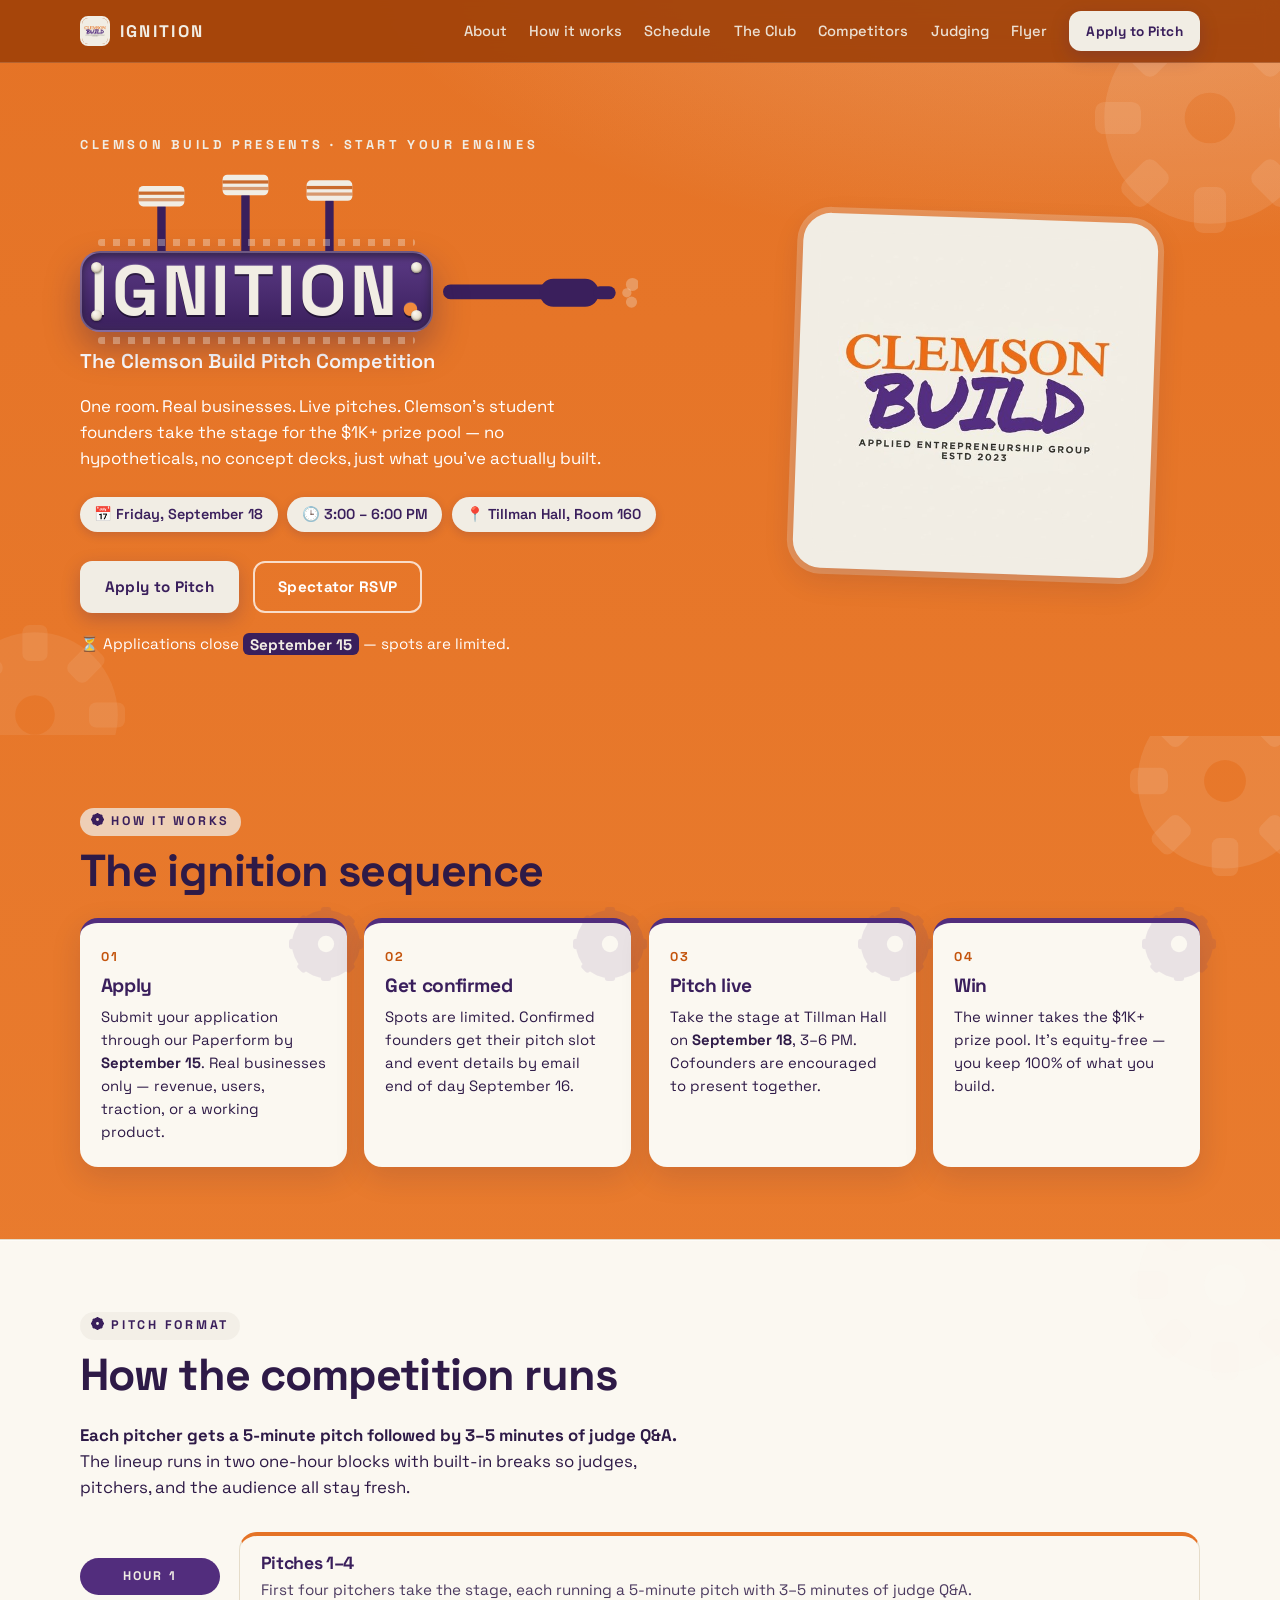
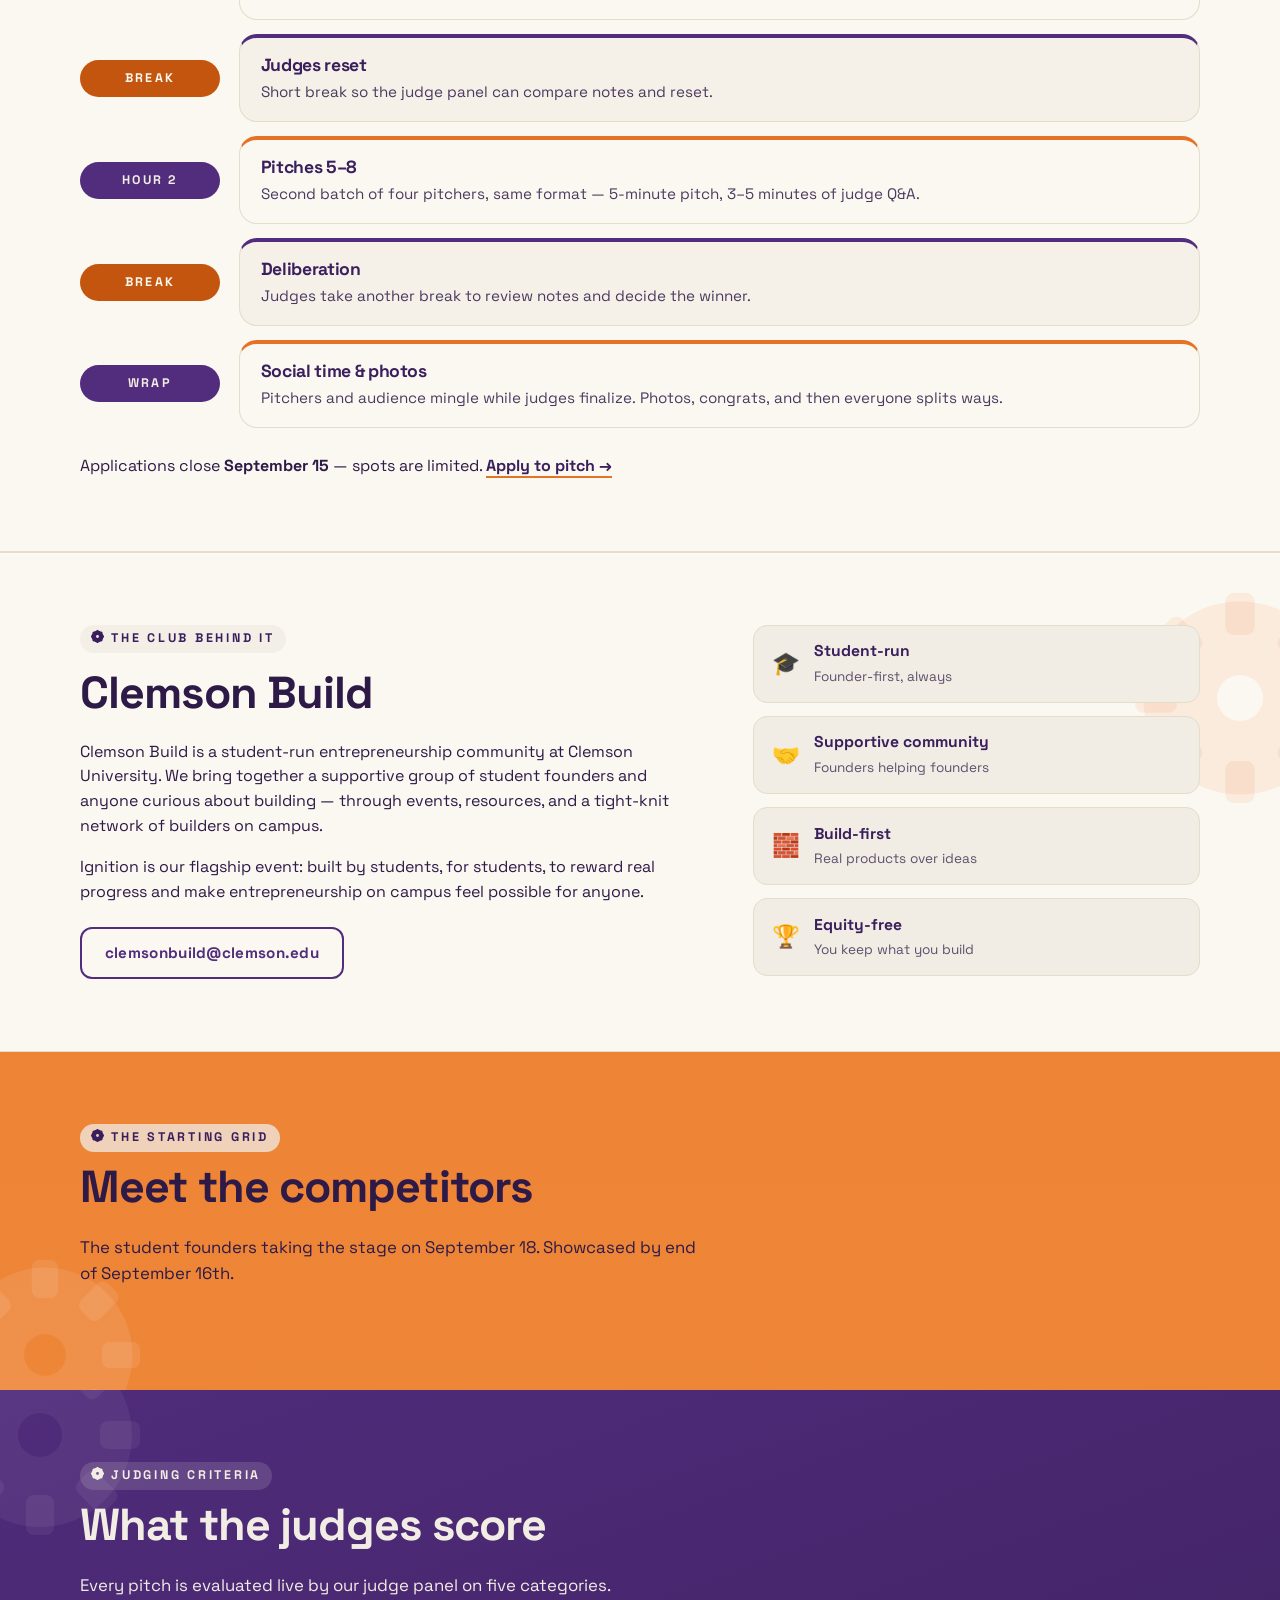
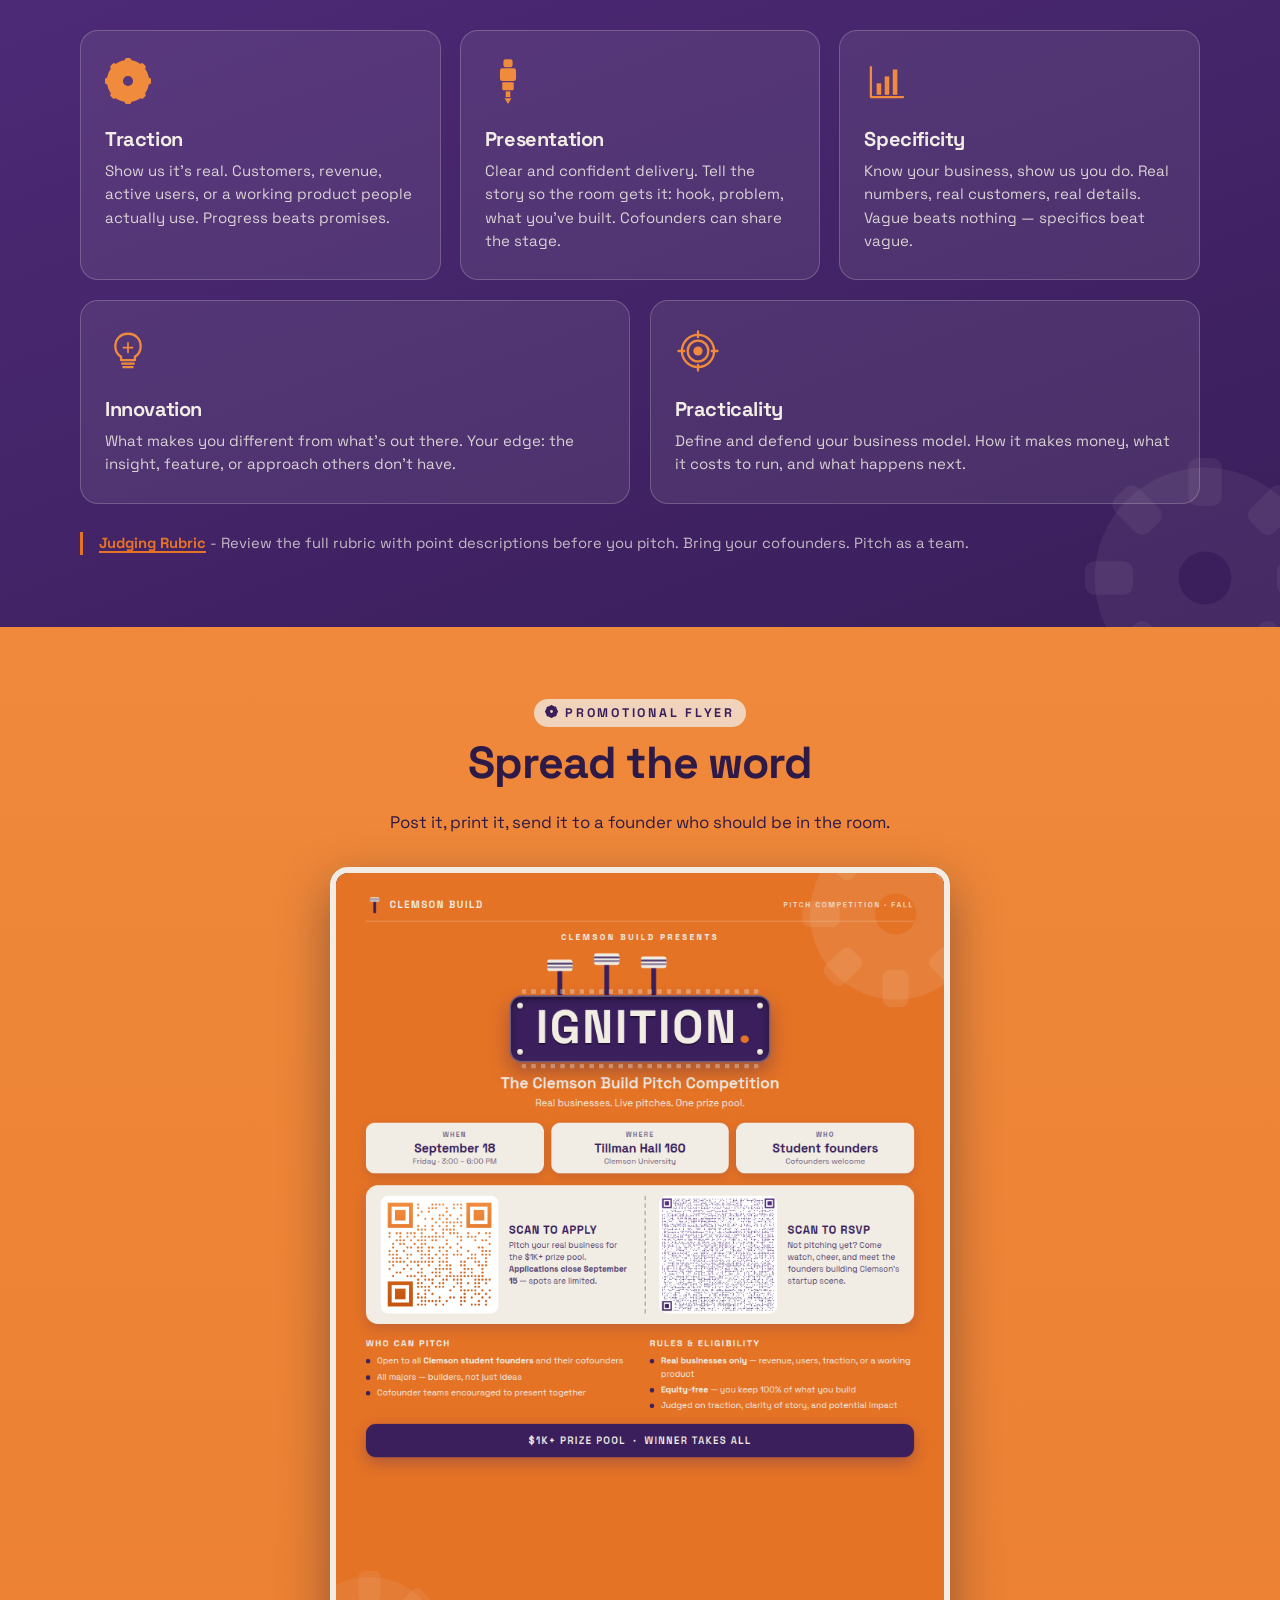
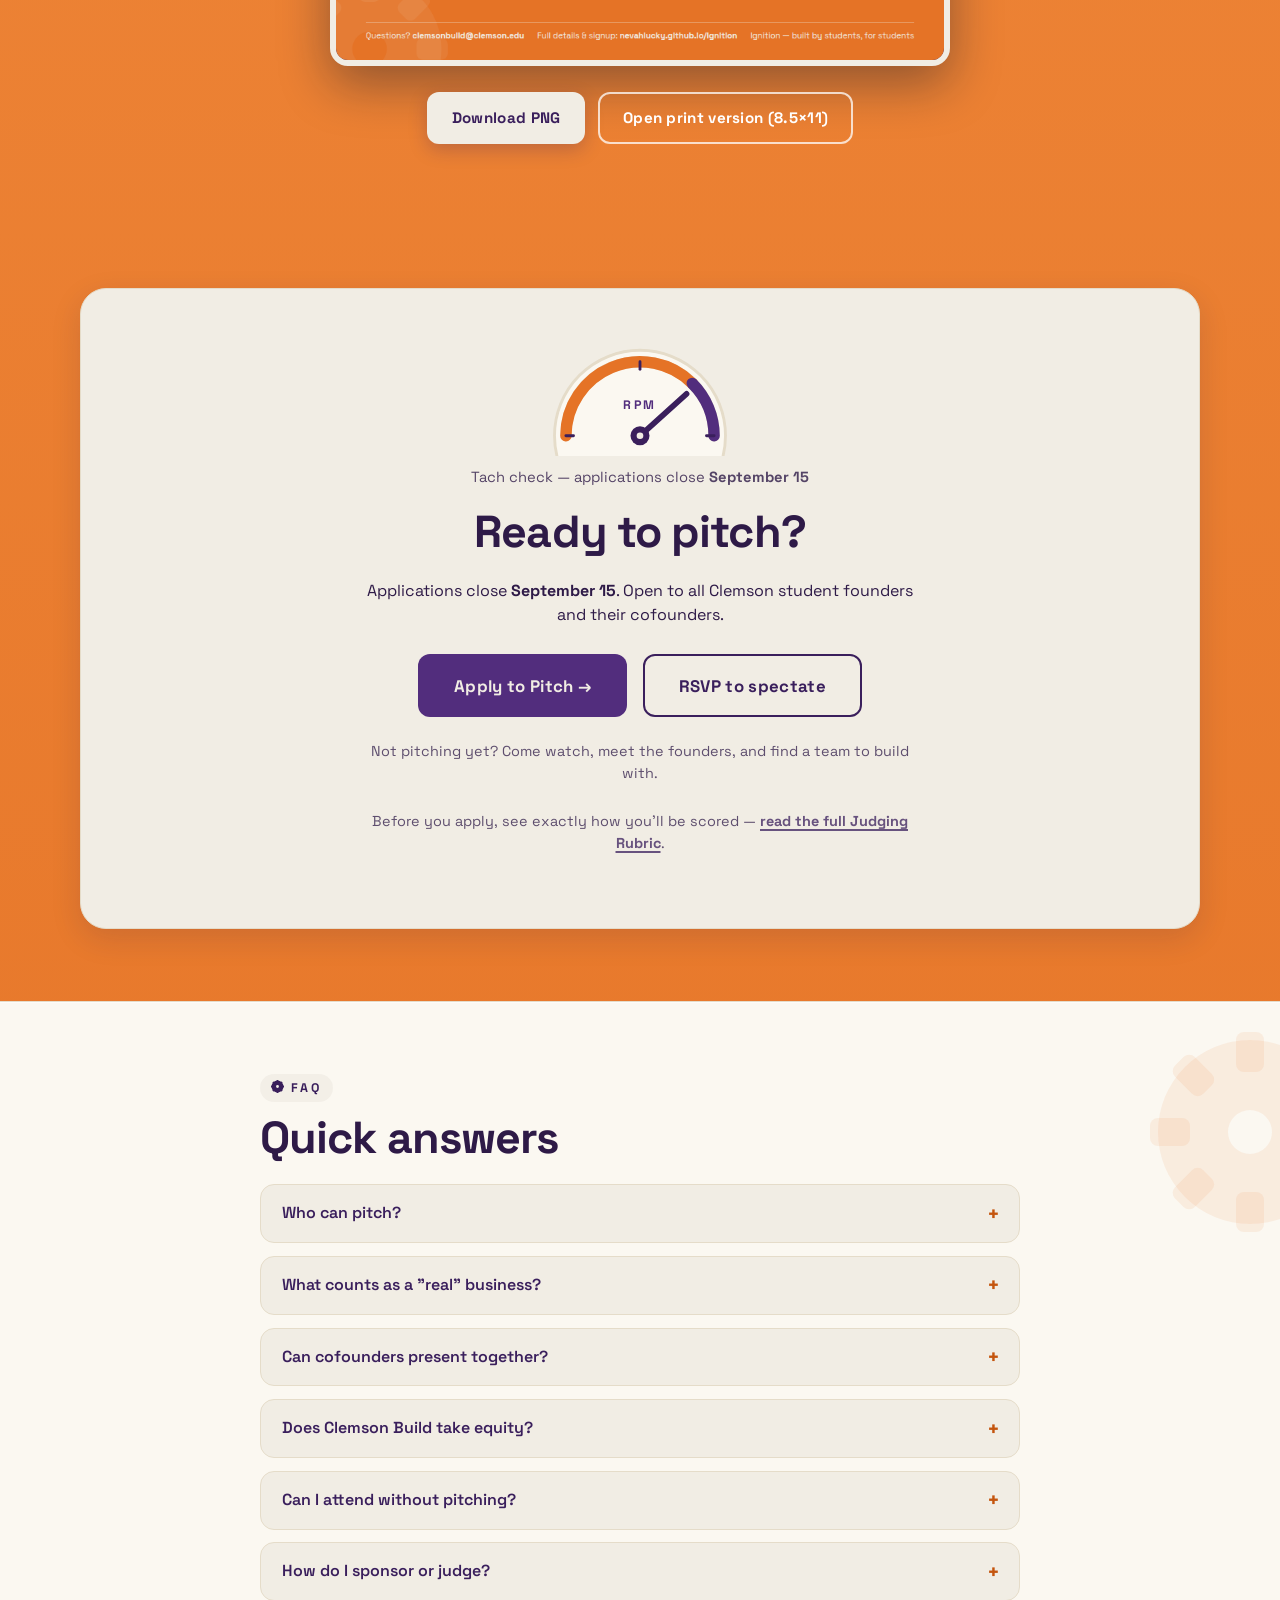
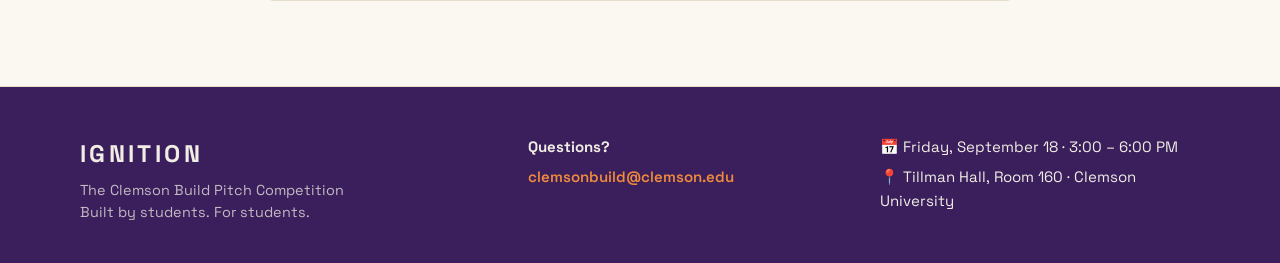
<file: index.html>
<!DOCTYPE html>
<html lang="en">

	<head>
		<meta charset="UTF-8" />
		<meta name="viewport" content="width=device-width, initial-scale=1.0" />
		<title>Ignition — Clemson Build Pitch Competition</title>
		<meta name="description"
			content="Ignition is Clemson Build's live pitch competition. Real businesses, real founders, one room. Apply to pitch or RSVP to spectate." />
		<link rel="icon" type="image/png" href="assets/favicon.png" />
		<link rel="preconnect" href="https://fonts.googleapis.com" />
		<link rel="preconnect" href="https://fonts.gstatic.com" crossorigin />
		<link href="https://fonts.googleapis.com/css2?family=Space+Grotesk:wght@400;500;600;700&display=swap"
			rel="stylesheet" />
		<link rel="stylesheet" href="styles.css" />
	</head>

	<body>

		<!-- ============ SVG symbol library (engine icons) ============ -->
		<svg width="0" height="0" style="position:absolute" aria-hidden="true" focusable="false">
			<defs>
				<symbol id="gear" viewBox="0 0 100 100">
					<path fill="currentColor" fill-rule="nonzero"
						d="M50 4 A46 46 0 1 1 50 96 A46 46 0 1 1 50 4 Z M50 39 A11 11 0 1 0 50 61 A11 11 0 1 0 50 39 Z" />
					<g fill="currentColor">
						<rect x="43" y="0" width="14" height="20" rx="4" />
						<rect x="43" y="0" width="14" height="20" rx="4" transform="rotate(45 50 50)" />
						<rect x="43" y="0" width="14" height="20" rx="4" transform="rotate(90 50 50)" />
						<rect x="43" y="0" width="14" height="20" rx="4" transform="rotate(135 50 50)" />
						<rect x="43" y="0" width="14" height="20" rx="4" transform="rotate(180 50 50)" />
						<rect x="43" y="0" width="14" height="20" rx="4" transform="rotate(225 50 50)" />
						<rect x="43" y="0" width="14" height="20" rx="4" transform="rotate(270 50 50)" />
						<rect x="43" y="0" width="14" height="20" rx="4" transform="rotate(315 50 50)" />
					</g>
				</symbol>
				<symbol id="spark" viewBox="0 0 40 40">
					<g fill="currentColor">
						<rect x="16" y="1" width="8" height="7" rx="2" />
						<rect x="13" y="9" width="14" height="11" rx="2" />
						<rect x="15" y="21" width="10" height="7" rx="1" />
						<rect x="18" y="29" width="4" height="5" />
						<path d="M17 35h6l-3 5z" />
					</g>
				</symbol>
				<symbol id="rocket" viewBox="0 0 40 40">
					<path fill="currentColor" fill-rule="evenodd"
						d="M20 1c5.5 4.5 7.5 11 5.5 18.5L20 25l-5.5-5.5C12.5 12 14.5 5.5 20 1z M20 10.5a3 3 0 1 0 0 6 3 3 0 1 0 0-6z" />
					<path fill="currentColor" d="M13.6 20.5 7 27l7.2-1.6zM26.4 20.5 33 27l-7.2-1.6z" />
					<path fill="currentColor"
						d="M20 30c1.8 1.6 2.6 4 2.2 6.5L20 39l-2.2-2.5C17.4 31.6 18.2 31.6 20 30z" />
				</symbol>
				<symbol id="chart" viewBox="0 0 40 40">
					<path d="M6 34 L34 34 M6 34 L6 8" fill="none" stroke="currentColor" stroke-width="2"
						stroke-linecap="round" />
					<rect x="11" y="22" width="4" height="10" fill="currentColor" />
					<rect x="18" y="16" width="4" height="16" fill="currentColor" />
					<rect x="25" y="10" width="4" height="22" fill="currentColor" />
				</symbol>
				<symbol id="bulb" viewBox="0 0 40 40">
					<path
						d="M20 5 C 13 5 9 10 9 16 C 9 20 11 23 14 25 L 14 28 L 26 28 L 26 25 C 29 23 31 20 31 16 C 31 10 27 5 20 5 Z M15 31 L25 31 M16 34 L24 34"
						fill="none" stroke="currentColor" stroke-width="2" stroke-linecap="round"
						stroke-linejoin="round" />
					<path d="M20 13 L20 21 M16 17 L24 17" fill="none" stroke="currentColor" stroke-width="1.5"
						stroke-linecap="round" />
				</symbol>
				<symbol id="target" viewBox="0 0 40 40">
					<circle cx="20" cy="20" r="14" fill="none" stroke="currentColor" stroke-width="2" />
					<circle cx="20" cy="20" r="9" fill="none" stroke="currentColor" stroke-width="2" />
					<circle cx="20" cy="20" r="4" fill="currentColor" />
					<path d="M20 3 L20 8 M20 32 L20 37 M3 20 L8 20 M32 20 L37 20" fill="none" stroke="currentColor"
						stroke-width="2" stroke-linecap="round" />
				</symbol>
			</defs>
		</svg>

		<!-- ================= HEADER / NAV ================= -->
		<header class="site-header">
			<nav class="nav container">
				<a class="brand" href="#top">
					<img src="assets/favicon.png" alt="" class="brand-mark" />
					<span>IGNITION</span>
				</a>
				<button class="nav-toggle" id="navToggle" aria-label="Toggle menu" aria-expanded="false">
					<span></span><span></span><span></span>
				</button>
				<ul class="nav-links" id="navLinks">
					<li><a href="#about">About</a></li>
					<li><a href="#how">How it works</a></li>
					<li><a href="#schedule">Schedule</a></li>
					<li><a href="#club">The Club</a></li>
					<li><a href="#competitors">Competitors</a></li>
					<li><a href="#judging">Judging</a></li>
					<li><a href="#flyer">Flyer</a></li>
					<li><a class="btn btn-primary btn-sm" data-apply href="https://zs7crkyp.paperform.co/">Apply to
							Pitch</a></li>
				</ul>
			</nav>
		</header>

		<main id="top">

			<!-- ================= HERO ================= -->
			<section class="hero" id="about">
				<div class="deco" aria-hidden="true">
					<svg class="gear g1" viewBox="0 0 100 100" aria-hidden="true" focusable="false">
						<use href="#gear" />
					</svg>
					<svg class="gear g2" viewBox="0 0 100 100" aria-hidden="true" focusable="false">
						<use href="#gear" />
					</svg>
				</div>
				<div class="container hero-grid">
					<div class="hero-copy">
						<p class="eyebrow">Clemson Build presents · Start your engines</p>
						<div class="engine-lockup">
							<svg class="pistons" viewBox="0 0 300 92" aria-hidden="true" focusable="false">
								<g>
									<rect class="rod" x="56" y="36" width="9" height="56" rx="3" />
									<rect class="head" x="36" y="16" width="49" height="22" rx="5" />
									<rect class="ring" x="36" y="22" width="49" height="3.5" />
									<rect class="ring r2" x="36" y="29" width="49" height="3.5" />
								</g>
								<g>
									<rect class="rod" x="146" y="24" width="9" height="68" rx="3" />
									<rect class="head" x="126" y="4" width="49" height="22" rx="5" />
									<rect class="ring" x="126" y="10" width="49" height="3.5" />
									<rect class="ring r2" x="126" y="17" width="49" height="3.5" />
								</g>
								<g>
									<rect class="rod" x="236" y="30" width="9" height="62" rx="3" />
									<rect class="head" x="216" y="10" width="49" height="22" rx="5" />
									<rect class="ring" x="216" y="16" width="49" height="3.5" />
									<rect class="ring r2" x="216" y="23" width="49" height="3.5" />
								</g>
							</svg>
							<div class="engine-plate">
								<span class="bolt b1"></span><span class="bolt b2"></span><span
									class="bolt b3"></span><span class="bolt b4"></span>
								<h1>IGNITION<span class="dot">.</span></h1>
							</div>
							<svg class="exhaust" viewBox="0 0 210 64" aria-hidden="true" focusable="false">
								<rect class="pipe" x="0" y="22" width="118" height="16" rx="8" />
								<rect class="pipe" x="104" y="16" width="64" height="30" rx="15" />
								<rect class="pipe" x="162" y="24" width="24" height="14" rx="7" />
								<circle class="puff p1" cx="198" cy="31" r="5" />
								<circle class="puff p2" cx="204" cy="22" r="7" />
								<circle class="puff p3" cx="203" cy="41" r="6" />
							</svg>
						</div>
						<p class="hero-tag">The Clemson Build Pitch Competition</p>
						<p class="hero-sub">
							One room. Real businesses. Live pitches. Clemson's student founders
							take the stage for the $1K+ prize pool — no hypotheticals, no
							concept decks, just what you've actually built.
						</p>
						<div class="hero-meta">
							<span class="chip">📅 Friday, September 18</span>
							<span class="chip">🕒 3:00 – 6:00 PM</span>
							<span class="chip">📍 Tillman Hall, Room 160</span>
						</div>
						<div class="hero-ctas">
							<a class="btn btn-primary" data-apply href="https://zs7crkyp.paperform.co/">Apply to
								Pitch</a>
							<a class="btn btn-ghost" data-rsvp href="https://zs7crkyp.paperform.co/">Spectator RSVP</a>
						</div>
						<p class="hero-deadline">⏳ Applications close <strong>September 15</strong> — spots are limited.
						</p>
					</div>
					<div class="hero-art">
						<div class="logo-card">
							<img src="assets/logo-web.jpg" alt="Ignition — Clemson Build Pitch Competition logo" />
						</div>
					</div>
				</div>
			</section>

			<!-- ================= HOW IT WORKS ================= -->
			<section class="section" id="how">
				<div class="deco" aria-hidden="true">
					<svg class="gear g1" viewBox="0 0 100 100" aria-hidden="true" focusable="false">
						<use href="#gear" />
					</svg>
				</div>
				<div class="container">
					<p class="section-eyebrow"><svg class="eg" viewBox="0 0 100 100" aria-hidden="true"
							focusable="false">
							<use href="#gear" />
						</svg>How it works</p>
					<h2>The ignition sequence</h2>
					<div class="steps">
						<article class="step-card">
							<svg class="step-gear" viewBox="0 0 100 100" aria-hidden="true" focusable="false">
								<use href="#gear" />
							</svg>
							<div class="step-num">01</div>
							<h3>Apply</h3>
							<p>Submit your application through our Paperform by <strong>September 15</strong>. Real
								businesses only — revenue, users, traction, or a working product.</p>
						</article>
						<article class="step-card">
							<svg class="step-gear" viewBox="0 0 100 100" aria-hidden="true" focusable="false">
								<use href="#gear" />
							</svg>
							<div class="step-num">02</div>
							<h3>Get confirmed</h3>
							<p>Spots are limited. Confirmed founders get their pitch
								slot and event details by email end of day September 16.</p>
						</article>
						<article class="step-card">
							<svg class="step-gear" viewBox="0 0 100 100" aria-hidden="true" focusable="false">
								<use href="#gear" />
							</svg>
							<div class="step-num">03</div>
							<h3>Pitch live</h3>
							<p>Take the stage at Tillman Hall on <strong>September 18</strong>, 3–6 PM. Cofounders are
								encouraged to present together.</p>
						</article>
						<article class="step-card">
							<svg class="step-gear" viewBox="0 0 100 100" aria-hidden="true" focusable="false">
								<use href="#gear" />
							</svg>
							<div class="step-num">04</div>
							<h3>Win</h3>
							<p>The winner takes the $1K+ prize pool. It's equity-free — you keep 100% of
								what you build.</p>
						</article>
					</div>
				</div>
			</section>

			<!-- ================= PITCH FORMAT / SCHEDULE ================= -->
			<section class="section section-card" id="schedule">
				<div class="deco" aria-hidden="true">
					<svg class="gear g1" viewBox="0 0 100 100" aria-hidden="true" focusable="false">
						<use href="#gear" />
					</svg>
				</div>
				<div class="container">
					<p class="section-eyebrow"><svg class="eg" viewBox="0 0 100 100" aria-hidden="true"
							focusable="false">
							<use href="#gear" />
						</svg>Pitch format</p>
					<h2>How the competition runs</h2>
					<p class="section-sub">
						<strong>Each pitcher gets a 5-minute pitch followed by 3–5 minutes of judge Q&amp;A.</strong>
						The lineup runs in two one-hour blocks with built-in breaks so judges, pitchers,
						and the audience all stay fresh.
					</p>

					<ol class="schedule" aria-label="Competition schedule">
						<li class="schedule-row">
							<span class="schedule-time">Hour 1</span>
							<div class="schedule-card">
								<h3>Pitches 1–4</h3>
								<p>First four pitchers take the stage, each running a 5-minute pitch with
									3–5 minutes of judge Q&amp;A.</p>
							</div>
						</li>
						<li class="schedule-row break">
							<span class="schedule-time">Break</span>
							<div class="schedule-card">
								<h3>Judges reset</h3>
								<p>Short break so the judge panel can compare notes and reset.</p>
							</div>
						</li>
						<li class="schedule-row">
							<span class="schedule-time">Hour 2</span>
							<div class="schedule-card">
								<h3>Pitches 5–8</h3>
								<p>Second batch of four pitchers, same format — 5-minute pitch, 3–5 minutes
									of judge Q&amp;A.</p>
							</div>
						</li>
						<li class="schedule-row break">
							<span class="schedule-time">Break</span>
							<div class="schedule-card">
								<h3>Deliberation</h3>
								<p>Judges take another break to review notes and decide the winner.</p>
							</div>
						</li>
						<li class="schedule-row">
							<span class="schedule-time">Wrap</span>
							<div class="schedule-card">
								<h3>Social time &amp; photos</h3>
								<p>Pitchers and audience mingle while judges finalize. Photos, congrats, and
									then everyone splits ways.</p>
							</div>
						</li>
					</ol>

					<p class="schedule-note">
						Applications close <strong>September 15</strong> — spots are limited.
						<a href="#apply">Apply to pitch →</a>
					</p>
				</div>
			</section>

			<!-- ================= ABOUT THE CLUB ================= -->
			<section class="section section-card" id="club">
				<div class="deco" aria-hidden="true">
					<svg class="gear g1" viewBox="0 0 100 100" aria-hidden="true" focusable="false">
						<use href="#gear" />
					</svg>
				</div>
				<div class="container club-grid">
					<div>
						<p class="section-eyebrow"><svg class="eg" viewBox="0 0 100 100" aria-hidden="true"
								focusable="false">
								<use href="#gear" />
							</svg>The club behind it</p>
						<h2>Clemson Build</h2>
						<p>
							Clemson Build is a student-run entrepreneurship community at Clemson
							University. We bring together a supportive group of student founders
							and anyone curious about building — through events, resources, and a
							tight-knit network of builders on campus.
						</p>
						<p>
							Ignition is our flagship event: built by students, for students, to
							reward real progress and make entrepreneurship on campus feel
							possible for anyone.
						</p>
						<div class="club-links">
							<a class="btn btn-outline"
								href="mailto:clemsonbuild@clemson.edu">clemsonbuild@clemson.edu</a>
						</div>
					</div>
					<aside class="club-facts">
						<div class="fact"><span>🎓</span>
							<div><strong>Student-run</strong><span>Founder-first, always</span></div>
						</div>
						<div class="fact"><span>🤝</span>
							<div><strong>Supportive community</strong><span>Founders helping founders</span></div>
						</div>
						<div class="fact"><span>🧱</span>
							<div><strong>Build-first</strong><span>Real products over ideas</span></div>
						</div>
						<div class="fact"><span>🏆</span>
							<div><strong>Equity-free</strong><span>You keep what you build</span></div>
						</div>
					</aside>
				</div>
			</section>

			<!-- ================= COMPETITORS ================= -->
			<section class="section" id="competitors">
				<div class="deco" aria-hidden="true">
					<svg class="gear g1" viewBox="0 0 100 100" aria-hidden="true" focusable="false">
						<use href="#gear" />
					</svg>
				</div>
				<div class="container">
					<p class="section-eyebrow"><svg class="eg" viewBox="0 0 100 100" aria-hidden="true"
							focusable="false">
							<use href="#gear" />
						</svg>The starting grid</p>
					<h2>Meet the competitors</h2>
					<p class="section-sub">The student founders taking the stage on September 18. Showcased by end
						of September 16th.</p>
					<!-- Cards are rendered from the COMPETITORS array in script.js -->
					<div class="team-grid" id="teamGrid" aria-live="polite"></div>
				</div>
			</section>

			<!-- ================= JUDGING ================= -->
			<section class="section section-dark" id="judging">
				<div class="deco" aria-hidden="true">
					<svg class="gear g1" viewBox="0 0 100 100" aria-hidden="true" focusable="false">
						<use href="#gear" />
					</svg>
					<svg class="gear g2" viewBox="0 0 100 100" aria-hidden="true" focusable="false">
						<use href="#gear" />
					</svg>
				</div>
				<div class="container">
					<p class="section-eyebrow light"><svg class="eg" viewBox="0 0 100 100" aria-hidden="true"
							focusable="false">
							<use href="#gear" />
						</svg>Judging criteria</p>
					<h2>What the judges score</h2>
					<p class="section-sub light">Every pitch is evaluated live by our judge panel on five categories.
					</p>
					<div class="criteria criteria-five">
						<article class="criterion">
							<div class="crit-icon"><svg class="crit-svg spin-slow" viewBox="0 0 100 100"
									aria-hidden="true" focusable="false">
									<use href="#gear" />
								</svg></div>
							<h3>Traction</h3>
							<p>Show us it's real. Customers, revenue, active users, or a working product people actually
								use. Progress beats promises.</p>
						</article>
						<article class="criterion">
							<div class="crit-icon"><svg class="crit-svg" viewBox="0 0 40 40" aria-hidden="true"
									focusable="false">
									<use href="#spark" />
								</svg></div>
							<h3>Presentation</h3>
							<p>Clear and confident delivery. Tell the story so the room gets it: hook, problem, what
								you've built. Cofounders can share the stage.</p>
						</article>
						<article class="criterion">
							<div class="crit-icon"><svg class="crit-svg" viewBox="0 0 40 40" aria-hidden="true"
									focusable="false">
									<use href="#chart" />
								</svg></div>
							<h3>Specificity</h3>
							<p>Know your business, show us you do. Real numbers, real customers, real details. Vague
								beats nothing — specifics beat vague.</p>
						</article>
						<article class="criterion">
							<div class="crit-icon"><svg class="crit-svg" viewBox="0 0 40 40" aria-hidden="true"
									focusable="false">
									<use href="#bulb" />
								</svg></div>
							<h3>Innovation</h3>
							<p>What makes you different from what's out there. Your edge: the insight, feature, or
								approach others don't have.</p>
						</article>
						<article class="criterion">
							<div class="crit-icon"><svg class="crit-svg" viewBox="0 0 40 40" aria-hidden="true"
									focusable="false">
									<use href="#target" />
								</svg></div>
							<h3>Practicality</h3>
							<p>Define and defend your business model. How it makes money, what it costs to run, and what
								happens next.</p>
						</article>
					</div>
					<p class="criteria-note">
						<a class="rubric-link"
							href="https://efficient-delivery-37d.notion.site/Judging-Rubric-356a29c098a98002ae3eff4fc9fd6e0c?source=copy_link"
							target="_blank" rel="noopener">Judging Rubric</a> - Review the full rubric with
						point descriptions before you pitch. Bring your cofounders. Pitch as a team.
					</p>
				</div>
			</section>

			<!-- ================= FLYER ================= -->
			<section class="section" id="flyer">
				<div class="container flyer-wrap">
					<p class="section-eyebrow"><svg class="eg" viewBox="0 0 100 100" aria-hidden="true"
							focusable="false">
							<use href="#gear" />
						</svg>Promotional flyer</p>
					<h2>Spread the word</h2>
					<p class="section-sub">Post it, print it, send it to a founder who should be in the room.</p>
					<div class="flyer-frame">
						<img src="flyer/flyer-print.png"
							alt="Ignition flyer — Clemson Build Pitch Competition, with application and RSVP QR codes"
							loading="lazy" />
					</div>
					<div class="flyer-actions">
						<a class="btn btn-primary" href="flyer/flyer-print.png"
							download="ignition-pitch-competition-flyer.png">Download PNG</a>
						<a class="btn btn-ghost" href="flyer/flyer.html" target="_blank" rel="noopener">Open print
							version (8.5×11)</a>
					</div>
				</div>
			</section>

			<!-- ================= APPLY ================= -->
			<section class="section" id="apply">
				<div class="container">
					<div class="apply-card">
						<svg class="gauge" viewBox="0 0 200 126" role="img"
							aria-label="Tachometer reading high — applications close September 15">
							<circle class="g-face" cx="100" cy="104" r="90" />
							<path class="g-track" d="M22 104 A78 78 0 0 1 178 104" />
							<path class="g-arc" d="M22 104 A78 78 0 0 1 155 48.8" />
							<path class="g-hot" d="M155 48.8 A78 78 0 0 1 178 104" />
							<line class="g-tick" x1="30" y1="104" x2="22" y2="104" />
							<line class="g-tick" x1="100" y1="34" x2="100" y2="26" />
							<line class="g-tick" x1="170" y1="104" x2="178" y2="104" />
							<text class="g-label" x="100" y="76">RPM</text>
							<line class="g-needle" x1="100" y1="104" x2="149" y2="59.8" />
							<circle class="g-cap" cx="100" cy="104" r="10" />
							<circle class="g-cap-dot" cx="100" cy="104" r="3.5" />
						</svg>
						<p class="gauge-caption">Tach check — applications close <strong>September 15</strong></p>
						<h2>Ready to pitch?</h2>
						<p>
							Applications close <strong>September 15</strong>. Open to all Clemson student
							founders and their cofounders.
						</p>
						<div class="apply-ctas">
							<a class="btn btn-dark btn-lg" data-apply href="https://zs7crkyp.paperform.co/">Apply to
								Pitch →</a>
							<a class="btn btn-outline-dark btn-lg" data-rsvp
								href="https://tinyurl.com/IgnitionComp">RSVP to spectate</a>
						</div>
						<p class="apply-note">Not pitching yet? Come watch, meet the founders, and find a team to build
							with.</p>
						<p class="apply-note">Before you apply, see exactly how you'll be scored — <a
								class="rubric-link-dark"
								href="https://efficient-delivery-37d.notion.site/Judging-Rubric-356a29c098a98002ae3eff4fc9fd6e0c?source=copy_link"
								target="_blank" rel="noopener">read the full Judging Rubric</a>.</p>
					</div>
				</div>
			</section>

			<!-- ================= FAQ ================= -->
			<section class="section section-card" id="faq">
				<div class="deco" aria-hidden="true">
					<svg class="gear g1" viewBox="0 0 100 100" aria-hidden="true" focusable="false">
						<use href="#gear" />
					</svg>
				</div>
				<div class="container container-narrow">
					<p class="section-eyebrow"><svg class="eg" viewBox="0 0 100 100" aria-hidden="true"
							focusable="false">
							<use href="#gear" />
						</svg>FAQ</p>
					<h2>Quick answers</h2>
					<details>
						<summary>Who can pitch?</summary>
						<p>Any currently enrolled Clemson University student founder and their cofounders. All majors
							welcome.</p>
					</details>
					<details>
						<summary>What counts as a "real" business?</summary>
						<p>A venture with demonstrable traction — customers, revenue, a working product, or an active
							user base. Concept-only ideas and hypothetical ventures aren't eligible.</p>
					</details>
					<details>
						<summary>Can cofounders present together?</summary>
						<p>Yes — cofounder teams are strongly encouraged to pitch together.</p>
					</details>
					<details>
						<summary>Does Clemson Build take equity?</summary>
						<p>No. The competition is equity-free. You keep 100% of what you build.</p>
					</details>
					<details>
						<summary>Can I attend without pitching?</summary>
						<p>Absolutely. Spectators are welcome — RSVP to reserve a seat, watch the pitches, and meet the
							founders shaping Clemson's startup scene.</p>
					</details>
					<details>
						<summary>How do I sponsor or judge?</summary>
						<p>Email <a href="mailto:clemsonbuild@clemson.edu">clemsonbuild@clemson.edu</a> — we'd love to
							talk.
						</p>
					</details>
				</div>
			</section>

		</main>

		<!-- ================= FOOTER ================= -->
		<footer class="site-footer">
			<div class="container footer-grid">
				<div>
					<p class="footer-brand">IGNITION<span class="dot">.</span></p>
					<p class="footer-sub">The Clemson Build Pitch Competition<br />Built by students. For students.</p>
				</div>
				<div class="footer-contact">
					<p><strong>Questions?</strong></p>
					<p><a href="mailto:clemsonbuild@clemson.edu">clemsonbuild@clemson.edu</a></p>
				</div>
				<div class="footer-when">
					<p>📅 Friday, September 18 · 3:00 – 6:00 PM</p>
					<p>📍 Tillman Hall, Room 160 · Clemson University</p>
				</div>
			</div>
		</footer>

		<script src="script.js"></script>
	</body>
</html>
</file>
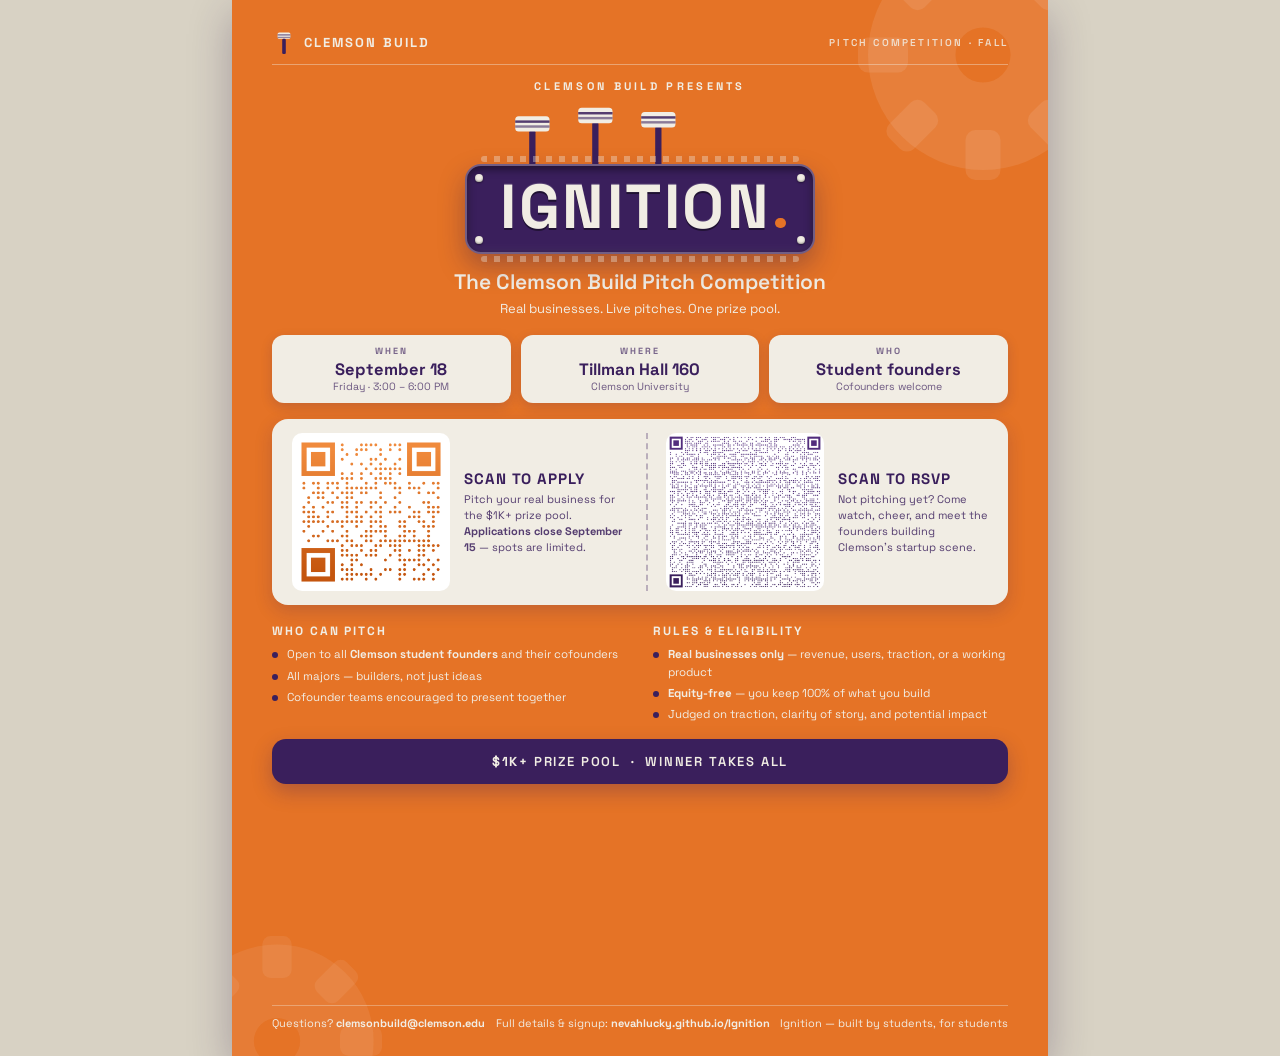
<file: flyer/flyer.html>
<!DOCTYPE html>
<html lang="en">
<head>
<meta charset="UTF-8" />
<title>Ignition — Clemson Build Pitch Competition</title>
<link rel="preconnect" href="https://fonts.googleapis.com" />
<link rel="preconnect" href="https://fonts.gstatic.com" crossorigin />
<link href="https://fonts.googleapis.com/css2?family=Space+Grotesk:wght@400;500;600;700&display=swap" rel="stylesheet" />
<style>
  /* ---------- Print setup ---------- */
  @page { size: 8.5in 11in; margin: 0; }
  @media print {
    html, body { margin: 0; padding: 0; }
    .flyer { box-shadow: none; }
  }

  /* Three-color discipline: orange background, beige accent, purple ink */
  :root {
    --orange: #E57326;
    --beige:  #F1EDE4;
    --purple: #3A1F5C;
  }

  * { box-sizing: border-box; margin: 0; padding: 0; }
  body {
    font-family: 'Space Grotesk', 'Helvetica Neue', Arial, sans-serif;
    -webkit-print-color-adjust: exact; print-color-adjust: exact;
    background: #d8d2c4;
  }

  .flyer {
    width: 8.5in; height: 11in;
    margin: 0 auto;
    position: relative; overflow: hidden;
    background: var(--orange);
    color: var(--purple);
    box-shadow: 0 14px 40px rgba(46,26,71,0.3);
  }

  /* faint gears, corners only */
  .gear { position: absolute; color: rgba(241,237,228,0.10); }
  .g1 { top: -70px; right: -60px; width: 250px; height: 250px; }
  .g2 { bottom: -90px; left: -60px; width: 210px; height: 210px; opacity: 0.8; }

  .content {
    position: relative; z-index: 1;
    height: 100%;
    padding: 30px 40px 26px;
    display: flex; flex-direction: column;
  }

  /* ---------- Header ---------- */
  header {
    display: flex; justify-content: space-between; align-items: center;
    border-bottom: 1px solid rgba(241,237,228,0.4);
    padding-bottom: 10px;
  }
  .brand { display: flex; align-items: center; gap: 8px; color: var(--beige); font-weight: 700; letter-spacing: 0.16em; font-size: 13px; }
  .brand .mark { width: 24px; height: 24px; color: var(--beige); }
  .h-right { font-size: 10px; letter-spacing: 0.22em; text-transform: uppercase; color: rgba(241,237,228,0.85); font-weight: 600; }

  /* ---------- Hero lockup ---------- */
  .hero { text-align: center; margin-top: 14px; }
  .eyebrow {
    text-transform: uppercase; letter-spacing: 0.3em;
    font-size: 11px; font-weight: 700; color: var(--beige); margin-bottom: 12px;
  }
  .engine-lockup { display: inline-block; position: relative; }
  .pistons { display: block; width: 210px; height: auto; margin: 0 0 -5px 7%; position: relative; z-index: 0; }
  .pistons .rod { fill: var(--purple); }
  .pistons .head { fill: var(--beige); }
  .pistons .ring { fill: var(--purple); opacity: 0.85; }
  .pistons .ring.r2 { opacity: 0.55; }
  .engine-plate {
    position: relative; z-index: 1; display: inline-block;
    background: var(--purple);
    border: 2px solid rgba(241,237,228,0.30);
    border-radius: 16px;
    padding: 10px 27px 14px 33px;
    box-shadow: inset 0 3px 8px rgba(0,0,0,0.5), inset 0 -3px 8px rgba(255,255,255,0.06), 0 12px 26px rgba(46,26,71,0.35);
  }
  .engine-plate h1 {
    font-size: 62px; font-weight: 700; color: var(--beige);
    letter-spacing: 0.04em; line-height: 1;
    text-shadow: 0 2px 0 rgba(0,0,0,0.45), 0 -1px 0 rgba(255,255,255,0.15);
  }
  .engine-plate .dot {
    display: inline-block;
    width: 0.17em; height: 0.17em;
    margin-left: 0.06em;
    background: var(--orange);
    border-radius: 50%;
  }
  .engine-plate::before, .engine-plate::after {
    content: ""; position: absolute; left: 14px; right: 14px; height: 6px; border-radius: 3px;
    background: repeating-linear-gradient(90deg, rgba(241,237,228,0.35) 0 6px, transparent 6px 13px);
  }
  .engine-plate::before { top: -10px; }
  .engine-plate::after { bottom: -10px; }
  .bolt {
    position: absolute; width: 8px; height: 8px; border-radius: 50%;
    background: var(--beige);
    box-shadow: inset 0 -1px 2px rgba(0,0,0,0.35), 0 1px 2px rgba(0,0,0,0.4);
  }
  .b1 { top: 8px; left: 8px; } .b2 { top: 8px; right: 8px; }
  .b3 { bottom: 8px; left: 8px; } .b4 { bottom: 8px; right: 8px; }

  .tagline { margin-top: 14px; font-size: 21px; font-weight: 600; color: var(--beige); }
  .hook { margin-top: 5px; font-size: 13px; color: var(--beige); }

  /* ---------- Meta cards ---------- */
  .meta { display: grid; grid-template-columns: repeat(3, 1fr); gap: 10px; margin-top: 18px; }
  .meta-card {
    background: var(--beige); border-radius: 12px; padding: 10px 12px;
    box-shadow: 0 4px 12px rgba(58,31,92,0.18);
    text-align: center;
  }
  .meta-card .k { font-size: 9px; letter-spacing: 0.2em; text-transform: uppercase; color: var(--purple); opacity: 0.65; font-weight: 700; }
  .meta-card .v { font-size: 16.5px; font-weight: 700; color: var(--purple); margin-top: 2px; }
  .meta-card .s { font-size: 10.5px; color: var(--purple); opacity: 0.72; }

  /* ---------- QR band ---------- */
  .qr-band {
    display: grid; grid-template-columns: 1fr 1fr; gap: 12px;
    margin-top: 16px;
    background: var(--beige);
    border-radius: 16px;
    padding: 14px;
    box-shadow: 0 6px 18px rgba(58,31,92,0.2);
  }
  .qr-card { display: flex; align-items: center; gap: 14px; padding: 0 6px; }
  .qr-card + .qr-card { border-left: 2px dashed rgba(58,31,92,0.3); padding-left: 18px; }
  .qr-card img { width: 158px; height: 158px; border-radius: 10px; }
  .qr-info h3 { font-size: 15px; font-weight: 700; letter-spacing: 0.06em; text-transform: uppercase; }
  .qr-info .apply { color: var(--purple); }
  .qr-info .rsvp { color: var(--purple); }
  .qr-info p { font-size: 11px; color: var(--purple); opacity: 0.85; margin-top: 4px; line-height: 1.45; }
  .qr-info .due { font-weight: 700; }

  /* ---------- Rules columns ---------- */
  .rules { display: grid; grid-template-columns: 1fr 1fr; gap: 26px; margin-top: 18px; }
  .rules h3 {
    font-size: 12px; letter-spacing: 0.16em; text-transform: uppercase;
    color: var(--beige); margin-bottom: 7px; font-weight: 700;
  }
  .rules ul { list-style: none; }
  .rules li {
    position: relative; padding-left: 15px;
    font-size: 11.5px; line-height: 1.5; color: var(--beige);
  }
  .rules li + li { margin-top: 4px; }
  .rules li::before {
    content: ""; position: absolute; left: 0; top: 6px;
    width: 6px; height: 6px; border-radius: 50%;
    background: var(--purple);
  }
  .rules li strong { color: inherit; }

  /* ---------- Prize strip ---------- */
  .prize {
    margin-top: 16px;
    background: var(--purple);
    border-radius: 14px;
    padding: 14px 20px;
    display: flex; justify-content: center; text-align: center;
    box-shadow: 0 8px 20px rgba(58,31,92,0.3);
  }
  .prize-line {
    font-size: 13px; letter-spacing: 0.14em; text-transform: uppercase;
    color: var(--beige); font-weight: 600; white-space: nowrap;
  }
  .prize-line strong { font-weight: 700; }

  /* ---------- Footer ---------- */
  footer {
    margin-top: auto;
    border-top: 1px solid rgba(241,237,228,0.35);
    padding-top: 10px;
    display: flex; justify-content: space-between; align-items: center;
    font-size: 11px; color: var(--beige);
  }
  footer .ig { font-weight: 700; color: var(--beige); }
</style>
</head>
<body>
  <section class="flyer">
    <svg class="gear g1" viewBox="0 0 100 100" aria-hidden="true"><path fill="currentColor" fill-rule="nonzero" d="M50 4 A46 46 0 1 1 50 96 A46 46 0 1 1 50 4 Z M50 39 A11 11 0 1 0 50 61 A11 11 0 1 0 50 39 Z"/><g fill="currentColor"><rect x="43" y="0" width="14" height="20" rx="4"/><rect x="43" y="0" width="14" height="20" rx="4" transform="rotate(45 50 50)"/><rect x="43" y="0" width="14" height="20" rx="4" transform="rotate(90 50 50)"/><rect x="43" y="0" width="14" height="20" rx="4" transform="rotate(135 50 50)"/><rect x="43" y="0" width="14" height="20" rx="4" transform="rotate(180 50 50)"/><rect x="43" y="0" width="14" height="20" rx="4" transform="rotate(225 50 50)"/><rect x="43" y="0" width="14" height="20" rx="4" transform="rotate(270 50 50)"/><rect x="43" y="0" width="14" height="20" rx="4" transform="rotate(315 50 50)"/></g></svg>
    <svg class="gear g2" viewBox="0 0 100 100" aria-hidden="true"><path fill="currentColor" fill-rule="nonzero" d="M50 4 A46 46 0 1 1 50 96 A46 46 0 1 1 50 4 Z M50 39 A11 11 0 1 0 50 61 A11 11 0 1 0 50 39 Z"/><g fill="currentColor"><rect x="43" y="0" width="14" height="20" rx="4"/><rect x="43" y="0" width="14" height="20" rx="4" transform="rotate(45 50 50)"/><rect x="43" y="0" width="14" height="20" rx="4" transform="rotate(90 50 50)"/><rect x="43" y="0" width="14" height="20" rx="4" transform="rotate(135 50 50)"/><rect x="43" y="0" width="14" height="20" rx="4" transform="rotate(180 50 50)"/><rect x="43" y="0" width="14" height="20" rx="4" transform="rotate(225 50 50)"/><rect x="43" y="0" width="14" height="20" rx="4" transform="rotate(270 50 50)"/><rect x="43" y="0" width="14" height="20" rx="4" transform="rotate(315 50 50)"/></g></svg>

    <div class="content">
      <header>
        <div class="brand">
          <svg class="mark" viewBox="0 0 40 60" aria-hidden="true"><g><rect x="4" y="6" width="32" height="16" rx="4" fill="currentColor"/><rect x="4" y="11" width="32" height="2.6" fill="#3A1F5C" opacity="0.8"/><rect x="4" y="17" width="32" height="2.6" fill="#3A1F5C" opacity="0.6"/><rect x="15.5" y="22" width="9" height="38" rx="3" fill="#3A1F5C"/></g></svg>
          CLEMSON BUILD
        </div>
        <div class="h-right">Pitch Competition · Fall</div>
      </header>

      <div class="hero">
        <p class="eyebrow">Clemson Build presents</p>
        <div class="engine-lockup">
          <svg class="pistons" viewBox="0 0 300 92" aria-hidden="true">
            <g><rect class="rod" x="56" y="36" width="9" height="56" rx="3"/><rect class="head" x="36" y="16" width="49" height="22" rx="5"/><rect class="ring" x="36" y="22" width="49" height="3.5"/><rect class="ring r2" x="36" y="29" width="49" height="3.5"/></g>
            <g><rect class="rod" x="146" y="24" width="9" height="68" rx="3"/><rect class="head" x="126" y="4" width="49" height="22" rx="5"/><rect class="ring" x="126" y="10" width="49" height="3.5"/><rect class="ring r2" x="126" y="17" width="49" height="3.5"/></g>
            <g><rect class="rod" x="236" y="30" width="9" height="62" rx="3"/><rect class="head" x="216" y="10" width="49" height="22" rx="5"/><rect class="ring" x="216" y="16" width="49" height="3.5"/><rect class="ring r2" x="216" y="23" width="49" height="3.5"/></g>
          </svg>
          <div class="engine-plate">
            <span class="bolt b1"></span><span class="bolt b2"></span><span class="bolt b3"></span><span class="bolt b4"></span>
            <h1>IGNITION<span class="dot"></span></h1>
          </div>
        </div>
        <p class="tagline">The Clemson Build Pitch Competition</p>
        <p class="hook">Real businesses. Live pitches. One prize pool.</p>
      </div>

      <div class="meta">
        <div class="meta-card"><div class="k">When</div><div class="v">September 18</div><div class="s">Friday · 3:00 – 6:00 PM</div></div>
        <div class="meta-card"><div class="k">Where</div><div class="v">Tillman Hall 160</div><div class="s">Clemson University</div></div>
        <div class="meta-card"><div class="k">Who</div><div class="v">Student founders</div><div class="s">Cofounders welcome</div></div>
      </div>

      <div class="qr-band">
        <div class="qr-card">
          <img src="qr-apply.png" alt="QR code — apply to pitch" />
          <div class="qr-info">
            <h3 class="apply">Scan to Apply</h3>
            <p>Pitch your real business for the $1K+ prize pool. <span class="due">Applications close September 15</span> — spots are limited.</p>
          </div>
        </div>
        <div class="qr-card">
          <img src="qr-rsvp.png" alt="QR code — RSVP to spectate" />
          <div class="qr-info">
            <h3 class="rsvp">Scan to RSVP</h3>
            <p>Not pitching yet? Come watch, cheer, and meet the founders building Clemson's startup scene.</p>
          </div>
        </div>
      </div>

      <div class="rules">
        <div>
          <h3><span>Who</span> can pitch</h3>
          <ul>
            <li>Open to all <strong>Clemson student founders</strong> and their cofounders</li>
            <li>All majors — builders, not just ideas</li>
            <li>Cofounder teams encouraged to present together</li>
          </ul>
        </div>
        <div>
          <h3><span>Rules</span> &amp; eligibility</h3>
          <ul>
            <li><strong>Real businesses only</strong> — revenue, users, traction, or a working product</li>
            <li><strong>Equity-free</strong> — you keep 100% of what you build</li>
            <li>Judged on traction, clarity of story, and potential impact</li>
          </ul>
        </div>
      </div>

      <div class="prize">
        <p class="prize-line"><strong>$1K+</strong> Prize Pool&nbsp;&nbsp;·&nbsp;&nbsp;Winner Takes All</p>
      </div>

      <footer>
        <div>Questions? <span class="ig">clemsonbuild@clemson.edu</span></div>
        <div>Full details &amp; signup: <span class="ig">nevahlucky.github.io/Ignition</span></div>
        <div>Ignition — built by students, for students</div>
      </footer>
    </div>
  </section>
</body>
</html>
</file>
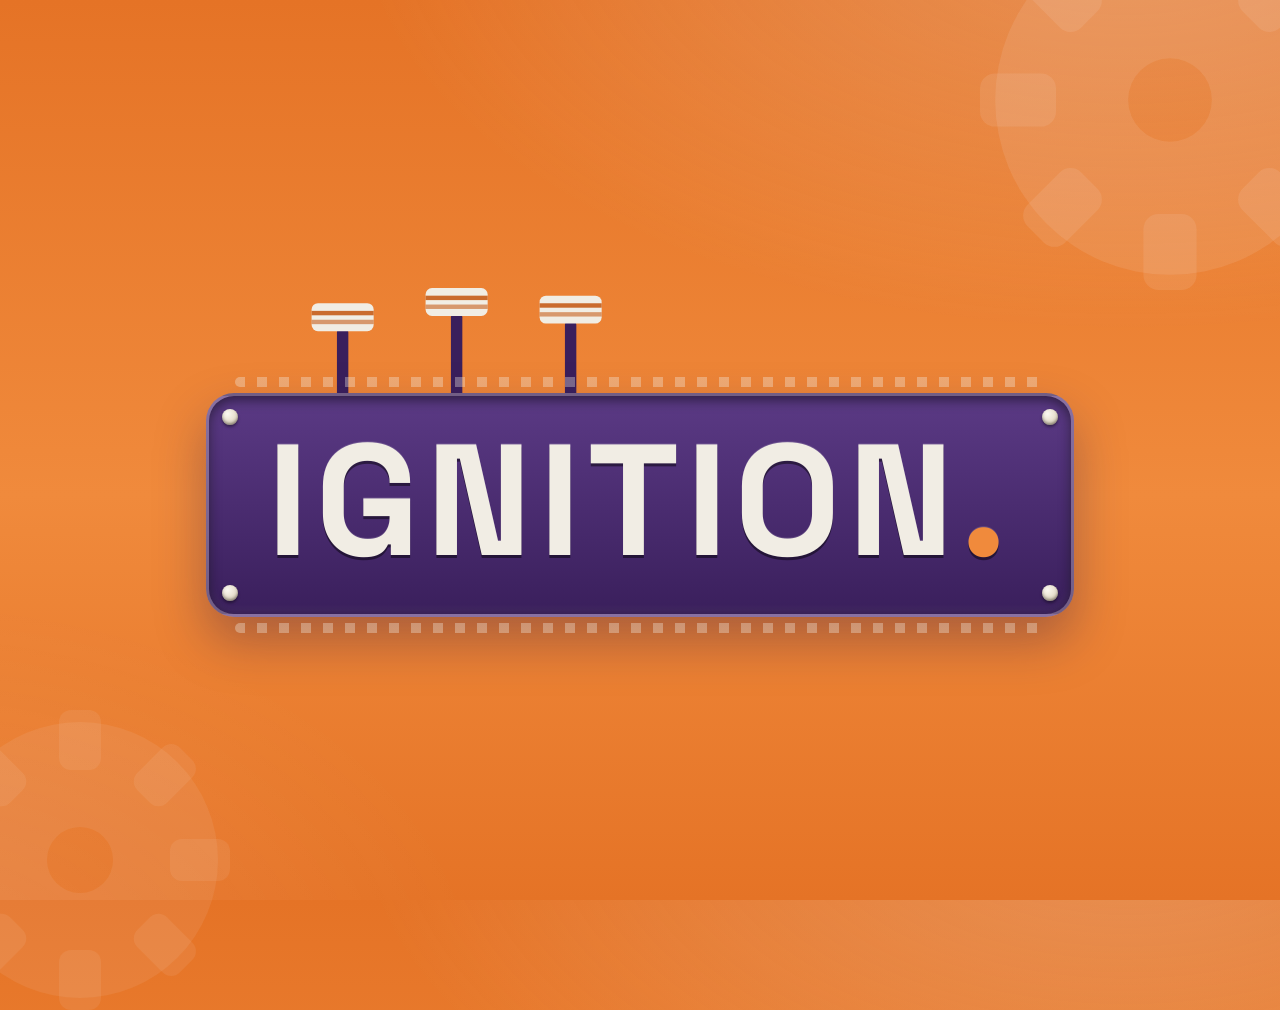
<file: promo/cover-notext.html>
<!DOCTYPE html>
<html lang="en">
<head>
<meta charset="UTF-8" />
<link rel="preconnect" href="https://fonts.googleapis.com" />
<link rel="preconnect" href="https://fonts.gstatic.com" crossorigin />
<link href="https://fonts.googleapis.com/css2?family=Space+Grotesk:wght@500;700&display=swap" rel="stylesheet" />
<style>
  :root {
    --orange: #E57326; --orange-bright: #F08A3C; --orange-deep: #C4550E;
    --beige: #F1EDE4; --cream: #FBF8F1; --sand: #E5DCC9;
    --purple: #522D7D; --purple-deep: #3A1F5C;
    --font: 'Space Grotesk', 'Helvetica Neue', Arial, sans-serif;
  }
  * { margin: 0; padding: 0; box-sizing: border-box; }
  html, body { width: 100%; height: 100%; }
  body {
    font-family: var(--font);
    background:
      radial-gradient(1100px 600px at 88% -10%, rgba(241,237,228,0.26), transparent 70%),
      radial-gradient(900px 600px at -8% 110%, rgba(255,255,255,0.10), transparent 65%),
      linear-gradient(180deg, var(--orange) 0%, var(--orange-bright) 55%, var(--orange) 100%);
    display: flex; align-items: center; justify-content: center;
    position: relative; overflow: hidden;
    color: var(--beige);
  }

  /* faint gears, corners only */
  .gear { position: absolute; color: rgba(241,237,228,0.10); }
  .g1 { top: -90px; right: -80px; width: 380px; height: 380px; }
  .g2 { bottom: -110px; left: -70px; width: 300px; height: 300px; opacity: 0.8; }

  .stack { text-align: center; position: relative; z-index: 1; padding: 48px; }


  .engine-lockup { display: inline-block; position: relative; }
  .pistons { display: block; width: 380px; height: auto; margin: 0 0 -7px 7%; position: relative; z-index: 0; }
  .pistons .rod { fill: var(--purple-deep); }
  .pistons .head { fill: var(--beige); }
  .pistons .ring { fill: var(--orange-deep); opacity: 0.85; }
  .pistons .ring.r2 { opacity: 0.55; }

  .engine-plate {
    position: relative; z-index: 1; display: inline-block;
    background: linear-gradient(180deg, #5B3A85 0%, var(--purple-deep) 100%);
    border: 3px solid rgba(241,237,228,0.30);
    border-radius: 28px;
    padding: 26px 58px 34px;
    box-shadow: inset 0 4px 12px rgba(0,0,0,0.5), inset 0 -4px 12px rgba(255,255,255,0.06), 0 24px 50px rgba(46,26,71,0.35);
  }
  .engine-plate h1 {
    font-size: 158px; font-weight: 700; color: var(--beige);
    letter-spacing: 0.04em; line-height: 1;
    text-shadow: 0 3px 0 rgba(0,0,0,0.45), 0 -1px 0 rgba(255,255,255,0.15);
  }
  .engine-plate .dot { color: var(--orange-bright); }
  .engine-plate::before, .engine-plate::after {
    content: ""; position: absolute; left: 26px; right: 26px; height: 10px; border-radius: 5px;
    background: repeating-linear-gradient(90deg, rgba(241,237,228,0.35) 0 10px, transparent 10px 22px);
  }
  .engine-plate::before { top: -19px; }
  .engine-plate::after { bottom: -19px; }
  .bolt {
    position: absolute; width: 16px; height: 16px; border-radius: 50%;
    background: radial-gradient(circle at 35% 30%, var(--cream), var(--sand) 60%, #B9AC8F);
    box-shadow: inset 0 -2px 3px rgba(0,0,0,0.35), 0 2px 3px rgba(0,0,0,0.4);
  }
  .b1 { top: 13px; left: 13px; } .b2 { top: 13px; right: 13px; }
  .b3 { bottom: 13px; left: 13px; } .b4 { bottom: 13px; right: 13px; }

</style>
</head>
<body>
  <svg class="gear g1" viewBox="0 0 100 100" aria-hidden="true"><path fill="currentColor" fill-rule="nonzero" d="M50 4 A46 46 0 1 1 50 96 A46 46 0 1 1 50 4 Z M50 39 A11 11 0 1 0 50 61 A11 11 0 1 0 50 39 Z"/><g fill="currentColor"><rect x="43" y="0" width="14" height="20" rx="4"/><rect x="43" y="0" width="14" height="20" rx="4" transform="rotate(45 50 50)"/><rect x="43" y="0" width="14" height="20" rx="4" transform="rotate(90 50 50)"/><rect x="43" y="0" width="14" height="20" rx="4" transform="rotate(135 50 50)"/><rect x="43" y="0" width="14" height="20" rx="4" transform="rotate(180 50 50)"/><rect x="43" y="0" width="14" height="20" rx="4" transform="rotate(225 50 50)"/><rect x="43" y="0" width="14" height="20" rx="4" transform="rotate(270 50 50)"/><rect x="43" y="0" width="14" height="20" rx="4" transform="rotate(315 50 50)"/></g></svg>
  <svg class="gear g2" viewBox="0 0 100 100" aria-hidden="true"><path fill="currentColor" fill-rule="nonzero" d="M50 4 A46 46 0 1 1 50 96 A46 46 0 1 1 50 4 Z M50 39 A11 11 0 1 0 50 61 A11 11 0 1 0 50 39 Z"/><g fill="currentColor"><rect x="43" y="0" width="14" height="20" rx="4"/><rect x="43" y="0" width="14" height="20" rx="4" transform="rotate(45 50 50)"/><rect x="43" y="0" width="14" height="20" rx="4" transform="rotate(90 50 50)"/><rect x="43" y="0" width="14" height="20" rx="4" transform="rotate(135 50 50)"/><rect x="43" y="0" width="14" height="20" rx="4" transform="rotate(180 50 50)"/><rect x="43" y="0" width="14" height="20" rx="4" transform="rotate(225 50 50)"/><rect x="43" y="0" width="14" height="20" rx="4" transform="rotate(270 50 50)"/><rect x="43" y="0" width="14" height="20" rx="4" transform="rotate(315 50 50)"/></g></svg>

  <div class="stack">
    <div class="engine-lockup">
      <svg class="pistons" viewBox="0 0 300 92" aria-hidden="true">
        <g><rect class="rod" x="56" y="36" width="9" height="56" rx="3"/><rect class="head" x="36" y="16" width="49" height="22" rx="5"/><rect class="ring" x="36" y="22" width="49" height="3.5"/><rect class="ring r2" x="36" y="29" width="49" height="3.5"/></g>
        <g><rect class="rod" x="146" y="24" width="9" height="68" rx="3"/><rect class="head" x="126" y="4" width="49" height="22" rx="5"/><rect class="ring" x="126" y="10" width="49" height="3.5"/><rect class="ring r2" x="126" y="17" width="49" height="3.5"/></g>
        <g><rect class="rod" x="236" y="30" width="9" height="62" rx="3"/><rect class="head" x="216" y="10" width="49" height="22" rx="5"/><rect class="ring" x="216" y="16" width="49" height="3.5"/><rect class="ring r2" x="216" y="23" width="49" height="3.5"/></g>
      </svg>
      <div class="engine-plate">
        <span class="bolt b1"></span><span class="bolt b2"></span><span class="bolt b3"></span><span class="bolt b4"></span>
        <h1>IGNITION<span class="dot">.</span></h1>
      </div>
    </div>
    
  </div>
</body>
</html>
</file>
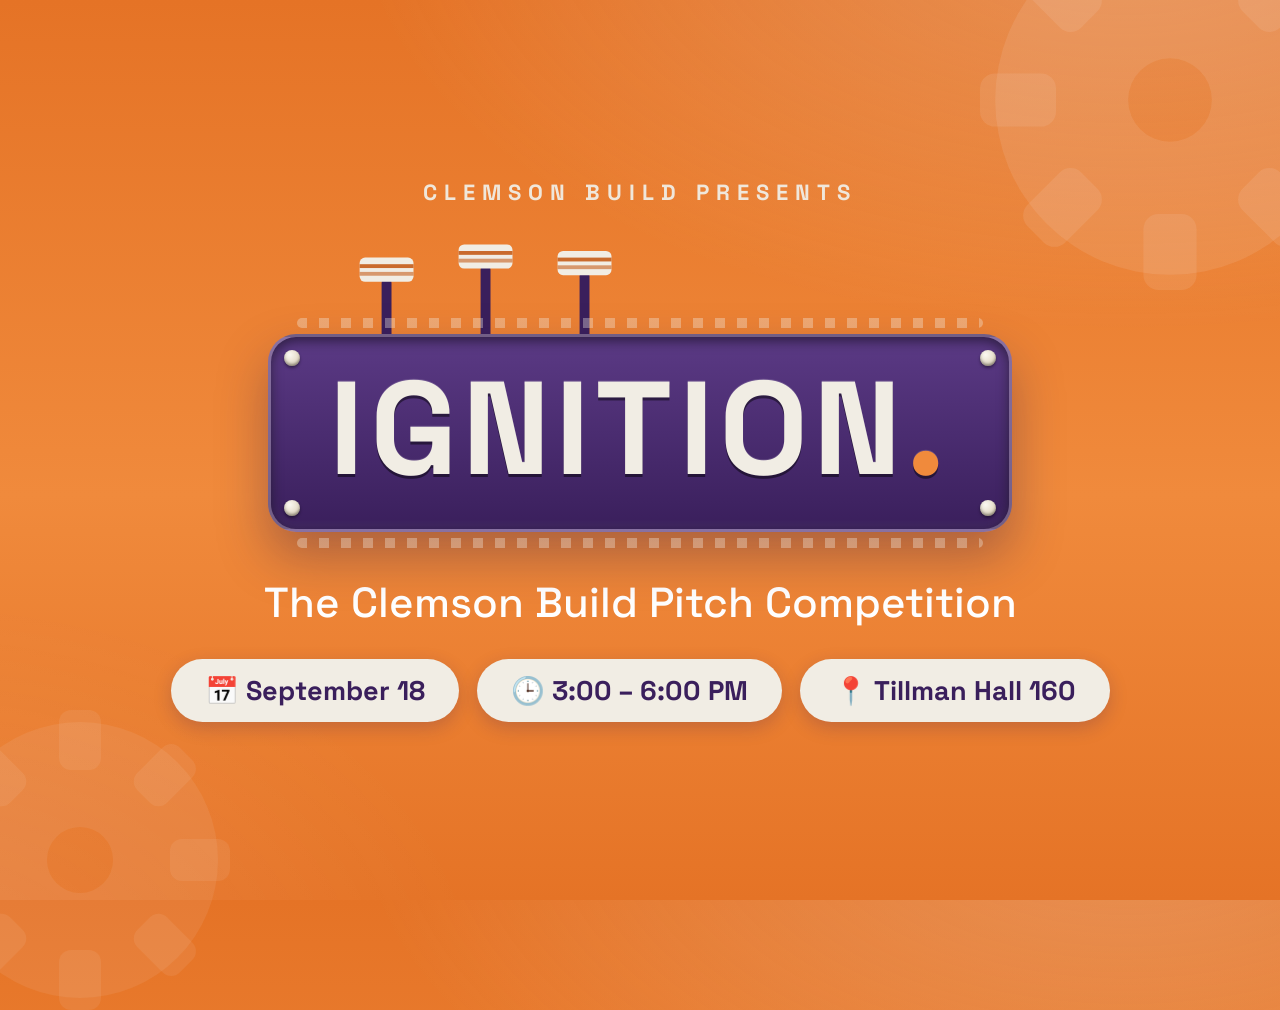
<file: promo/cover.html>
<!DOCTYPE html>
<html lang="en">
<head>
<meta charset="UTF-8" />
<link rel="preconnect" href="https://fonts.googleapis.com" />
<link rel="preconnect" href="https://fonts.gstatic.com" crossorigin />
<link href="https://fonts.googleapis.com/css2?family=Space+Grotesk:wght@500;700&display=swap" rel="stylesheet" />
<style>
  :root {
    --orange: #E57326; --orange-bright: #F08A3C; --orange-deep: #C4550E;
    --beige: #F1EDE4; --cream: #FBF8F1; --sand: #E5DCC9;
    --purple: #522D7D; --purple-deep: #3A1F5C;
    --font: 'Space Grotesk', 'Helvetica Neue', Arial, sans-serif;
  }
  * { margin: 0; padding: 0; box-sizing: border-box; }
  html, body { width: 100%; height: 100%; }
  body {
    font-family: var(--font);
    background:
      radial-gradient(1100px 600px at 88% -10%, rgba(241,237,228,0.26), transparent 70%),
      radial-gradient(900px 600px at -8% 110%, rgba(255,255,255,0.10), transparent 65%),
      linear-gradient(180deg, var(--orange) 0%, var(--orange-bright) 55%, var(--orange) 100%);
    display: flex; align-items: center; justify-content: center;
    position: relative; overflow: hidden;
    color: var(--beige);
  }

  /* faint gears, corners only */
  .gear { position: absolute; color: rgba(241,237,228,0.10); }
  .g1 { top: -90px; right: -80px; width: 380px; height: 380px; }
  .g2 { bottom: -110px; left: -70px; width: 300px; height: 300px; opacity: 0.8; }

  .stack { text-align: center; position: relative; z-index: 1; padding: 48px; }

  .eyebrow {
    text-transform: uppercase; letter-spacing: 0.32em;
    font-size: 22px; font-weight: 700; color: var(--beige);
    margin-bottom: 34px; opacity: 0.95;
  }

  .engine-lockup { display: inline-block; position: relative; }
  .pistons { display: block; width: 330px; height: auto; margin: 0 0 -7px 7%; position: relative; z-index: 0; }
  .pistons .rod { fill: var(--purple-deep); }
  .pistons .head { fill: var(--beige); }
  .pistons .ring { fill: var(--orange-deep); opacity: 0.85; }
  .pistons .ring.r2 { opacity: 0.55; }

  .engine-plate {
    position: relative; z-index: 1; display: inline-block;
    background: linear-gradient(180deg, #5B3A85 0%, var(--purple-deep) 100%);
    border: 3px solid rgba(241,237,228,0.30);
    border-radius: 28px;
    padding: 26px 58px 34px;
    box-shadow: inset 0 4px 12px rgba(0,0,0,0.5), inset 0 -4px 12px rgba(255,255,255,0.06), 0 24px 50px rgba(46,26,71,0.35);
  }
  .engine-plate h1 {
    font-size: 132px; font-weight: 700; color: var(--beige);
    letter-spacing: 0.04em; line-height: 1;
    text-shadow: 0 3px 0 rgba(0,0,0,0.45), 0 -1px 0 rgba(255,255,255,0.15);
  }
  .engine-plate .dot { color: var(--orange-bright); }
  .engine-plate::before, .engine-plate::after {
    content: ""; position: absolute; left: 26px; right: 26px; height: 10px; border-radius: 5px;
    background: repeating-linear-gradient(90deg, rgba(241,237,228,0.35) 0 10px, transparent 10px 22px);
  }
  .engine-plate::before { top: -19px; }
  .engine-plate::after { bottom: -19px; }
  .bolt {
    position: absolute; width: 16px; height: 16px; border-radius: 50%;
    background: radial-gradient(circle at 35% 30%, var(--cream), var(--sand) 60%, #B9AC8F);
    box-shadow: inset 0 -2px 3px rgba(0,0,0,0.35), 0 2px 3px rgba(0,0,0,0.4);
  }
  .b1 { top: 13px; left: 13px; } .b2 { top: 13px; right: 13px; }
  .b3 { bottom: 13px; left: 13px; } .b4 { bottom: 13px; right: 13px; }

  .tag {
    margin-top: 44px;
    font-size: 42px; font-weight: 500; color: #FFFFFF;
  }
  .chips { margin-top: 30px; display: flex; gap: 18px; justify-content: center; flex-wrap: wrap; }
  .chip {
    background: var(--beige); color: var(--purple-deep);
    font-weight: 700; font-size: 27px;
    padding: 14px 34px; border-radius: 999px;
    box-shadow: 0 6px 18px rgba(58,31,92,0.22);
  }
</style>
</head>
<body>
  <svg class="gear g1" viewBox="0 0 100 100" aria-hidden="true"><path fill="currentColor" fill-rule="nonzero" d="M50 4 A46 46 0 1 1 50 96 A46 46 0 1 1 50 4 Z M50 39 A11 11 0 1 0 50 61 A11 11 0 1 0 50 39 Z"/><g fill="currentColor"><rect x="43" y="0" width="14" height="20" rx="4"/><rect x="43" y="0" width="14" height="20" rx="4" transform="rotate(45 50 50)"/><rect x="43" y="0" width="14" height="20" rx="4" transform="rotate(90 50 50)"/><rect x="43" y="0" width="14" height="20" rx="4" transform="rotate(135 50 50)"/><rect x="43" y="0" width="14" height="20" rx="4" transform="rotate(180 50 50)"/><rect x="43" y="0" width="14" height="20" rx="4" transform="rotate(225 50 50)"/><rect x="43" y="0" width="14" height="20" rx="4" transform="rotate(270 50 50)"/><rect x="43" y="0" width="14" height="20" rx="4" transform="rotate(315 50 50)"/></g></svg>
  <svg class="gear g2" viewBox="0 0 100 100" aria-hidden="true"><path fill="currentColor" fill-rule="nonzero" d="M50 4 A46 46 0 1 1 50 96 A46 46 0 1 1 50 4 Z M50 39 A11 11 0 1 0 50 61 A11 11 0 1 0 50 39 Z"/><g fill="currentColor"><rect x="43" y="0" width="14" height="20" rx="4"/><rect x="43" y="0" width="14" height="20" rx="4" transform="rotate(45 50 50)"/><rect x="43" y="0" width="14" height="20" rx="4" transform="rotate(90 50 50)"/><rect x="43" y="0" width="14" height="20" rx="4" transform="rotate(135 50 50)"/><rect x="43" y="0" width="14" height="20" rx="4" transform="rotate(180 50 50)"/><rect x="43" y="0" width="14" height="20" rx="4" transform="rotate(225 50 50)"/><rect x="43" y="0" width="14" height="20" rx="4" transform="rotate(270 50 50)"/><rect x="43" y="0" width="14" height="20" rx="4" transform="rotate(315 50 50)"/></g></svg>

  <div class="stack">
    <p class="eyebrow">Clemson Build presents</p>
    <div class="engine-lockup">
      <svg class="pistons" viewBox="0 0 300 92" aria-hidden="true">
        <g><rect class="rod" x="56" y="36" width="9" height="56" rx="3"/><rect class="head" x="36" y="16" width="49" height="22" rx="5"/><rect class="ring" x="36" y="22" width="49" height="3.5"/><rect class="ring r2" x="36" y="29" width="49" height="3.5"/></g>
        <g><rect class="rod" x="146" y="24" width="9" height="68" rx="3"/><rect class="head" x="126" y="4" width="49" height="22" rx="5"/><rect class="ring" x="126" y="10" width="49" height="3.5"/><rect class="ring r2" x="126" y="17" width="49" height="3.5"/></g>
        <g><rect class="rod" x="236" y="30" width="9" height="62" rx="3"/><rect class="head" x="216" y="10" width="49" height="22" rx="5"/><rect class="ring" x="216" y="16" width="49" height="3.5"/><rect class="ring r2" x="216" y="23" width="49" height="3.5"/></g>
      </svg>
      <div class="engine-plate">
        <span class="bolt b1"></span><span class="bolt b2"></span><span class="bolt b3"></span><span class="bolt b4"></span>
        <h1>IGNITION<span class="dot">.</span></h1>
      </div>
    </div>
    <p class="tag">The Clemson Build Pitch Competition</p>
    <div class="chips">
      <span class="chip">📅 September 18</span>
      <span class="chip">🕒 3:00 – 6:00 PM</span>
      <span class="chip">📍 Tillman Hall 160</span>
    </div>
  </div>
</body>
</html>
</file>
<file: styles.css>
/* ============================================================
   IGNITION — Clemson Build Pitch Competition
   Palette drawn from buildlogo.jpeg:
   orange #E57326 (main bg) · beige #F1EDE4 (accent) · purple #522D7D (ink)
   ============================================================ */

:root {
  --orange:        #E57326;
  --orange-bright: #F08A3C;
  --orange-deep:   #C4550E;
  --orange-dark:   #9C3F07;
  --beige:         #F1EDE4;
  --cream:         #FBF8F1;
  --sand:          #E5DCC9;
  --purple:        #522D7D;
  --purple-deep:   #3A1F5C;
  --ink:           #2E1A47;
  --white:         #FFFFFF;

  --radius: 18px;
  --shadow: 0 10px 30px rgba(46, 26, 71, 0.14);
  --font: 'Space Grotesk', 'Helvetica Neue', Arial, sans-serif;
}

* { box-sizing: border-box; margin: 0; padding: 0; }
html { scroll-behavior: smooth; }

body {
  font-family: var(--font);
  color: var(--ink);
  background:
    radial-gradient(1100px 500px at 85% -100px, rgba(241, 237, 228, 0.28), transparent 70%),
    radial-gradient(900px 600px at -10% 30%, rgba(255, 255, 255, 0.10), transparent 65%),
    linear-gradient(180deg, var(--orange) 0%, var(--orange-bright) 55%, var(--orange) 100%);
  line-height: 1.55;
  -webkit-font-smoothing: antialiased;
}

img { max-width: 100%; display: block; }
a { color: inherit; }

.container { width: min(1120px, 92%); margin-inline: auto; }
.container-narrow { width: min(760px, 92%); }

h1, h2, h3 { line-height: 1.08; letter-spacing: -0.02em; }
h2 { font-size: clamp(1.9rem, 4vw, 2.8rem); margin-bottom: 0.5em; }

.section { padding: 4.5rem 0; }
.section-card {
  background: var(--cream);
  border-block: 1px solid var(--sand);
  box-shadow: inset 0 1px 0 rgba(255,255,255,0.6);
}
.section-dark {
  background: linear-gradient(160deg, var(--purple) 0%, var(--purple-deep) 100%);
  color: var(--beige);
  box-shadow: inset 0 0 0 100vmax rgba(0,0,0,0.02);
}

.section-eyebrow {
  text-transform: uppercase;
  letter-spacing: 0.22em;
  font-size: 0.78rem;
  font-weight: 700;
  color: var(--purple-deep);
  background: rgba(241, 237, 228, 0.75);
  display: inline-block;
  padding: 0.35em 0.9em;
  border-radius: 999px;
  margin-bottom: 0.9em;
}
.section-dark .section-eyebrow { background: rgba(241,237,228,0.14); color: var(--beige); }
.section-sub { max-width: 620px; font-size: 1.05rem; margin-bottom: 2rem; }
.section-dark .section-sub, .section-eyebrow.light { color: var(--beige); }

/* ---------------- Buttons ---------------- */
.btn {
  display: inline-block;
  font-family: var(--font);
  font-weight: 700;
  text-decoration: none;
  text-align: center;
  border-radius: 12px;
  padding: 0.8em 1.5em;
  font-size: 0.95rem;
  letter-spacing: 0.02em;
  transition: transform 0.15s ease, box-shadow 0.15s ease, background 0.15s ease;
  cursor: pointer;
  border: 2px solid transparent;
}
.btn:hover { transform: translateY(-2px); }
.btn-primary { background: var(--beige); color: var(--purple-deep); box-shadow: 0 6px 18px rgba(58,31,92,0.25); }
.btn-primary:hover { background: var(--white); }
.btn-ghost { border-color: rgba(255,255,255,0.75); color: var(--white); }
.btn-ghost:hover { background: rgba(255,255,255,0.12); }
.btn-dark { background: var(--purple); color: var(--beige); }
.btn-dark:hover { background: var(--purple-deep); }
.btn-outline { border-color: var(--purple); color: var(--purple); }
.btn-outline:hover { background: rgba(82,45,125,0.08); }
.btn-outline-dark { border-color: var(--purple-deep); color: var(--purple-deep); }
.btn-outline-dark:hover { background: rgba(82,45,125,0.08); }
.btn-sm { padding: 0.55em 1.1em; font-size: 0.85rem; }
.btn-lg { padding: 1em 2em; font-size: 1.05rem; }

/* ---------------- Header ---------------- */
.site-header {
  position: sticky;
  top: 0;
  z-index: 50;
  background: rgba(158, 63, 7, 0.88);
  backdrop-filter: blur(10px);
  border-bottom: 1px solid rgba(241, 237, 228, 0.18);
}
.nav { display: flex; align-items: center; justify-content: space-between; padding: 0.7rem 0; }
.brand {
  display: flex; align-items: center; gap: 0.6rem;
  color: var(--beige); font-weight: 700; letter-spacing: 0.14em;
  text-decoration: none; font-size: 1.05rem;
}
.brand-mark { width: 30px; height: 30px; border-radius: 8px; border: 2px solid var(--beige); }
.nav-links { display: flex; align-items: center; gap: 1.4rem; list-style: none; }
.nav-links a:not(.btn) {
  color: var(--beige); text-decoration: none; font-weight: 500; font-size: 0.92rem;
  opacity: 0.92;
}
.nav-links a:not(.btn):hover { opacity: 1; text-decoration: underline; text-underline-offset: 4px; }

.nav-toggle { display: none; background: none; border: 0; cursor: pointer; padding: 6px; }
.nav-toggle span { display: block; width: 24px; height: 2.5px; background: var(--beige); margin: 5px 0; border-radius: 2px; }

/* ---------------- Hero ---------------- */
.hero { padding: 4.5rem 0 5rem; }
.hero-grid {
  display: grid;
  grid-template-columns: 1.25fr 0.9fr;
  gap: 3rem;
  align-items: center;
}
.eyebrow {
  text-transform: uppercase; letter-spacing: 0.28em;
  font-size: 0.8rem; font-weight: 700; color: var(--beige);
  margin-bottom: 1rem;
}
.hero h1 {
  font-size: clamp(3.4rem, 9vw, 6.2rem);
  font-weight: 700;
  color: var(--beige);
  text-shadow: 0 3px 0 rgba(58, 31, 92, 0.18);
}
.dot { color: var(--purple-deep); }
.hero-tag {
  font-size: 1.25rem; font-weight: 600; color: var(--white);
  margin: 0.4rem 0 1rem;
}
.hero-sub { color: var(--white); max-width: 34rem; font-size: 1.05rem; }
.hero-meta { display: flex; flex-wrap: wrap; gap: 0.6rem; margin: 1.6rem 0 1.8rem; }
.chip {
  background: var(--beige);
  color: var(--purple-deep);
  font-weight: 600;
  font-size: 0.9rem;
  padding: 0.45em 1em;
  border-radius: 999px;
  box-shadow: 0 3px 10px rgba(58,31,92,0.18);
}
.hero-ctas { display: flex; flex-wrap: wrap; gap: 0.9rem; }
.hero-deadline { margin-top: 1.2rem; color: var(--white); font-size: 0.95rem; }
.hero-deadline strong { background: var(--purple-deep); color: var(--beige); padding: 0.1em 0.45em; border-radius: 6px; }

.hero-art { display: flex; justify-content: center; }
.logo-card {
  background: var(--beige);
  padding: 1.1rem;
  border-radius: 28px;
  box-shadow: var(--shadow), 0 0 0 6px rgba(241,237,228,0.25);
  transform: rotate(2deg);
  transition: transform 0.25s ease;
}
.logo-card:hover { transform: rotate(0deg) scale(1.02); }
.logo-card img { border-radius: 18px; width: min(320px, 60vw); height: auto; }

/* ---------------- How it works ---------------- */
.steps { display: grid; grid-template-columns: repeat(4, 1fr); gap: 1.1rem; }
.step-card {
  background: var(--cream);
  border-radius: var(--radius);
  padding: 1.5rem 1.3rem;
  box-shadow: var(--shadow);
  border-top: 5px solid var(--purple);
}
.step-num {
  font-size: 0.8rem; font-weight: 700; letter-spacing: 0.15em;
  color: var(--orange-deep);
  margin-bottom: 0.6rem;
}
.step-card h3 { font-size: 1.2rem; margin-bottom: 0.5rem; color: var(--purple-deep); }
.step-card p { font-size: 0.93rem; }

/* ---------------- Pitch format / schedule ---------------- */
.schedule {
  list-style: none;
  counter-reset: schedule;
  display: grid;
  gap: 0.85rem;
  margin: 0 0 1.6rem;
  padding: 0;
  /* Schedule rows are independent layout units — let the browser contain
     them so a paint here doesn't invalidate the rest of the section. */
  contain: layout style;
}
.schedule-row {
  display: grid;
  grid-template-columns: 140px 1fr;
  gap: 1.2rem;
  align-items: stretch;
  counter-increment: schedule;
  position: relative;
}
.schedule-time {
  align-self: center;
  display: inline-flex;
  align-items: center;
  justify-content: center;
  padding: 0.55rem 0.9rem;
  background: var(--purple);
  color: var(--beige);
  border-radius: 999px;
  font-size: 0.78rem;
  font-weight: 700;
  letter-spacing: 0.18em;
  text-transform: uppercase;
  /* Promote to its own GPU layer so the pill compositing doesn't trigger
     a full repaint of the row during scroll. */
  will-change: transform;
}
.schedule-row.break .schedule-time {
  background: var(--orange-deep);
  color: var(--cream);
}
.schedule-card {
  background: var(--cream);
  border-radius: var(--radius);
  padding: 1.1rem 1.3rem;
  /* Border (incl. a colored top accent) is much cheaper to paint than
     box-shadow, so the cards keep their visual weight without the
     scroll-jank cost of shadows. */
  border: 1px solid var(--sand);
  border-top: 4px solid var(--orange);
  contain: paint;
}
.schedule-row.break .schedule-card {
  background: rgba(241, 237, 228, 0.55);
  border-top-color: var(--purple);
}
.schedule-card h3 {
  font-size: 1.1rem;
  margin-bottom: 0.35rem;
  color: var(--purple-deep);
}
.schedule-card p {
  font-size: 0.95rem;
  color: var(--ink);
  opacity: 0.85;
}
.schedule-note {
  margin-top: 1.4rem;
  font-size: 1rem;
  color: var(--ink);
}
.schedule-note a {
  color: var(--purple-deep);
  font-weight: 700;
  text-decoration: none;
  border-bottom: 2px solid var(--orange);
}
.schedule-note a:hover { color: var(--orange-deep); }

@media (max-width: 640px) {
  .schedule-row { grid-template-columns: 1fr; gap: 0.6rem; }
  .schedule-time { justify-self: start; }
}

/* ---------------- Club ---------------- */
.club-grid { display: grid; grid-template-columns: 1.4fr 1fr; gap: 3rem; align-items: start; }
.club-grid p { margin-bottom: 1rem; max-width: 40rem; }
.club-links { display: flex; flex-wrap: wrap; gap: 0.8rem; margin-top: 1.4rem; }
.club-facts { display: grid; gap: 0.8rem; }
.fact {
  display: flex; align-items: center; gap: 0.9rem;
  background: var(--beige);
  border: 1px solid var(--sand);
  border-radius: 14px;
  padding: 0.85rem 1.1rem;
}
.fact span:first-child { font-size: 1.4rem; }
.fact strong { display: block; font-size: 0.98rem; color: var(--purple-deep); }
.fact div span:last-child { font-size: 0.85rem; color: var(--ink); opacity: 0.75; }

/* ---------------- Competitors ---------------- */
.team-grid { display: grid; grid-template-columns: repeat(3, 1fr); gap: 1.2rem; }
.team-card {
  background: var(--cream);
  border-radius: var(--radius);
  padding: 1.6rem 1.4rem;
  box-shadow: var(--shadow);
  border: 1px solid var(--sand);
  display: flex; flex-direction: column; gap: 0.7rem;
}
.team-card.open-slot {
  background: transparent;
  border: 2px dashed rgba(241, 237, 228, 0.8);
  box-shadow: none;
  color: var(--beige);
  justify-content: center; align-items: flex-start;
}
.team-badge {
  align-self: flex-start;
  font-size: 0.72rem; font-weight: 700; letter-spacing: 0.12em;
  text-transform: uppercase;
  background: var(--purple); color: var(--beige);
  padding: 0.3em 0.8em; border-radius: 999px;
}
.open-slot .team-badge { background: var(--beige); color: var(--purple-deep); }
.team-card h3 { font-size: 1.25rem; color: var(--purple-deep); }
.open-slot h3 { color: var(--beige); }
.team-card .tagline { font-size: 0.95rem; }
.team-card .members { font-size: 0.85rem; opacity: 0.75; }
.team-card.open-slot .tagline, .team-card.open-slot .members { color: var(--beige); }

/* ---------------- Judging ---------------- */
.criteria { display: grid; grid-template-columns: repeat(3, 1fr); gap: 1.2rem; }
.criteria-five {
  grid-template-columns: repeat(6, 1fr);
}
.criteria-five .criterion:nth-child(1) { grid-column: span 2; }
.criteria-five .criterion:nth-child(2) { grid-column: span 2; }
.criteria-five .criterion:nth-child(3) { grid-column: span 2; }
.criteria-five .criterion:nth-child(4) { grid-column: span 3; }
.criteria-five .criterion:nth-child(5) { grid-column: span 3; }
@media (max-width: 980px) {
  .criteria-five { grid-template-columns: repeat(2, 1fr); }
  .criteria-five .criterion:nth-child(n) { grid-column: span 1; }
}
@media (max-width: 620px) {
  .criteria-five { grid-template-columns: 1fr; }
}
.criterion {
  background: rgba(241, 237, 228, 0.08);
  border: 1px solid rgba(241, 237, 228, 0.22);
  border-radius: var(--radius);
  padding: 1.7rem 1.5rem;
}
.crit-icon { font-size: 1.8rem; margin-bottom: 0.8rem; }
.criterion h3 { color: var(--beige); margin-bottom: 0.5rem; font-size: 1.25rem; }
.criterion p { font-size: 0.94rem; color: rgba(241, 237, 228, 0.85); }
.criteria-note {
  margin-top: 1.8rem; font-size: 0.92rem; color: rgba(241, 237, 228, 0.75);
  border-left: 3px solid var(--orange);
  padding-left: 1rem;
}
.criteria-note .rubric-link {
  color: var(--orange);
  font-weight: 700;
  text-decoration: underline;
  text-underline-offset: 3px;
  text-decoration-thickness: 1.5px;
  transition: color 0.18s ease, text-decoration-color 0.18s ease;
}
.criteria-note .rubric-link:hover,
.criteria-note .rubric-link:focus-visible {
  color: #ffd089;
  text-decoration-color: #ffd089;
}

/* ---------------- Flyer ---------------- */
.flyer-wrap { text-align: center; }
.flyer-wrap .section-sub { margin-inline: auto; }
.flyer-frame {
  max-width: 620px;
  margin: 0 auto 1.6rem;
  border-radius: var(--radius);
  overflow: hidden;
  box-shadow: 0 18px 50px rgba(11, 19, 43, 0.4);
  border: 6px solid var(--beige);
  background: var(--purple-deep);
}
.flyer-actions { display: flex; justify-content: center; flex-wrap: wrap; gap: 0.8rem; }

/* ---------------- Apply ---------------- */
.apply-card {
  background: var(--beige);
  border-radius: 26px;
  padding: 3rem 2.5rem;
  text-align: center;
  box-shadow: var(--shadow);
  border: 1px solid var(--sand);
}
.apply-card p { max-width: 36rem; margin: 0 auto 1.6rem; }
.apply-ctas { display: flex; justify-content: center; flex-wrap: wrap; gap: 1rem; }
.apply-note { font-size: 0.9rem !important; opacity: 0.75; margin-top: 1.4rem !important; }
.apply-note .rubric-link-dark {
  color: var(--purple-deep);
  font-weight: 700;
  text-decoration: underline;
  text-underline-offset: 3px;
  text-decoration-thickness: 1.5px;
}
.apply-note .rubric-link-dark:hover,
.apply-note .rubric-link-dark:focus-visible {
  color: #1a0d33;
}

/* ---------------- FAQ ---------------- */
details {
  background: var(--beige);
  border: 1px solid var(--sand);
  border-radius: 14px;
  margin-bottom: 0.8rem;
  overflow: hidden;
}
summary {
  cursor: pointer;
  font-weight: 600;
  padding: 1rem 1.3rem;
  color: var(--purple-deep);
  list-style: none;
  position: relative;
}
summary::-webkit-details-marker { display: none; }
summary::after {
  content: "+";
  position: absolute; right: 1.2rem; top: 50%;
  transform: translateY(-50%);
  font-size: 1.3rem; font-weight: 700; color: var(--orange-deep);
}
details[open] summary::after { content: "–"; }
details p { padding: 0 1.3rem 1.1rem; }

/* ---------------- Footer ---------------- */
.site-footer {
  background: var(--purple-deep);
  color: var(--beige);
  padding: 3rem 0 2.5rem;
}
.footer-grid {
  display: grid;
  grid-template-columns: 1.3fr 1fr 1fr;
  gap: 2rem;
  align-items: start;
}
.footer-brand { font-size: 1.5rem; font-weight: 700; letter-spacing: 0.14em; }
.footer-sub { font-size: 0.9rem; color: rgba(241,237,228,0.75); margin-top: 0.4rem; }
.footer-contact p, .footer-when p { margin-bottom: 0.45rem; font-size: 0.94rem; }
.footer-contact a { color: var(--orange-bright); text-decoration: none; font-weight: 600; }
.footer-contact a:hover { text-decoration: underline; }

/* ---------------- Responsive ---------------- */
@media (max-width: 900px) {
  .hero-grid { grid-template-columns: 1fr; text-align: left; }
  .hero-art { order: -1; justify-content: flex-start; }
  .logo-card img { width: min(200px, 45vw); }
  .steps { grid-template-columns: repeat(2, 1fr); }
  .team-grid { grid-template-columns: repeat(2, 1fr); }
  .criteria { grid-template-columns: 1fr; }
  .club-grid { grid-template-columns: 1fr; gap: 1.5rem; }
  .footer-grid { grid-template-columns: 1fr; gap: 1.4rem; }

  .nav-toggle { display: block; }
  .nav-links {
    display: none;
    position: absolute;
    top: 100%; left: 0; right: 0;
    background: var(--orange-dark);
    flex-direction: column;
    align-items: flex-start;
    gap: 0;
    padding: 0.5rem 4%;
    border-bottom: 1px solid rgba(241,237,228,0.2);
  }
  .nav-links.open { display: flex; }
  .nav-links li { width: 100%; }
  .nav-links a:not(.btn) { display: block; padding: 0.75rem 0; }
  .nav-links .btn { margin: 0.6rem 0 0.9rem; }
}
@media (max-width: 560px) {
  .steps, .team-grid { grid-template-columns: 1fr; }
  .section { padding: 3.2rem 0; }
}

/* ============================================================
   ENGINE THEME — pistons, plate, gears, exhaust, tachometer
   ============================================================ */

/* Sections host decorative gears */
.hero, .section { position: relative; overflow: hidden; }
.hero > .container, .section > .container { position: relative; z-index: 1; }

.deco { position: absolute; inset: 0; pointer-events: none; z-index: 0; contain: paint; }
.gear {
  position: absolute;
  color: rgba(241, 237, 228, 0.11);
  animation: spin 30s linear infinite;
  /* Defensive cap: every section sizes its gear explicitly (see
     #how .g1 / #club .g1 / etc.). Without an explicit size the SVG
     falls back to 100% of its .deco wrapper — a 1600+px spinning
     animation that destroys scroll perf. */
  max-width: 280px;
  max-height: 280px;
}
@keyframes spin { to { transform: rotate(360deg); } }

.hero .g1 { top: -60px; right: -45px; width: 230px; height: 230px; }
.hero .g2 { bottom: -70px; left: -55px; width: 180px; height: 180px; animation-duration: 38s; animation-direction: reverse; opacity: 0.8; }

/* Make the #about (hero) link in the header scroll all the way to the top of the page */
#about { scroll-margin-top: -120px; }
#how .g1 { top: -50px; right: -40px; width: 190px; height: 190px; }
#schedule .g1 { top: -50px; right: -40px; width: 190px; height: 190px; }
#club .g1 { top: 40px; right: -65px; width: 210px; height: 210px; color: rgba(229, 115, 38, 0.10); }
#competitors .g1 { bottom: -60px; left: -50px; width: 190px; height: 190px; }
#judging .g1 { top: -55px; left: -60px; width: 200px; height: 200px; color: rgba(241, 237, 228, 0.06); }
#judging .g2 { bottom: -70px; right: -45px; width: 240px; height: 240px; color: rgba(241, 237, 228, 0.06); animation-direction: reverse; animation-duration: 42s; }
#faq .g1 { top: 30px; right: -70px; width: 200px; height: 200px; color: rgba(229, 115, 38, 0.09); }

/* Tiny gear inside section eyebrows */
.eg { width: 13px; height: 13px; vertical-align: -1px; margin-right: 7px; animation: spin 16s linear infinite; }

/* ---------------- Engine-lockup title ---------------- */
.engine-lockup { position: relative; display: inline-block; margin-bottom: 0.5rem; }

/* Pistons sitting on top of the plate */
.pistons { display: block; width: min(280px, 62vw); height: auto; margin: 0 0 -6px 7%; position: relative; z-index: 0; }
.pistons .rod { fill: var(--purple-deep); }
.pistons .head { fill: var(--beige); }
.pistons .ring { fill: var(--orange-deep); opacity: 0.85; }
.pistons .ring.r2 { opacity: 0.55; }
.pistons g { animation: piston-run 1.5s ease-in-out infinite alternate; }
.pistons g:nth-of-type(2) { animation-delay: 0.25s; }
.pistons g:nth-of-type(3) { animation-delay: 0.5s; }
@keyframes piston-run { from { transform: translateY(0); } to { transform: translateY(9px); } }

/* The engine-block nameplate */
.engine-plate {
  position: relative;
  z-index: 1;
  display: inline-block;
  background: linear-gradient(180deg, #5B3A85 0%, var(--purple-deep) 100%);
  border: 2px solid rgba(241, 237, 228, 0.28);
  border-radius: 20px;
  padding: 0.16em 0.5em 0.24em;
  box-shadow:
    inset 0 3px 8px rgba(0, 0, 0, 0.5),
    inset 0 -3px 8px rgba(255, 255, 255, 0.06),
    0 16px 34px rgba(46, 26, 71, 0.35);
}
.engine-plate h1 {
  font-size: clamp(2.4rem, 6.5vw, 4.4rem);
  font-weight: 700;
  color: var(--beige);
  letter-spacing: 0.04em;
  line-height: 1;
  margin: 0;
  text-shadow: 0 2px 0 rgba(0, 0, 0, 0.45), 0 -1px 0 rgba(255, 255, 255, 0.15);
}
.engine-plate .dot { color: var(--orange-bright); }
/* cooling fins above/below the block */
.engine-plate::before, .engine-plate::after {
  content: "";
  position: absolute;
  left: 16px; right: 16px;
  height: 7px;
  border-radius: 3px;
  background: repeating-linear-gradient(90deg, rgba(241, 237, 228, 0.35) 0 7px, transparent 7px 15px);
}
.engine-plate::before { top: -14px; }
.engine-plate::after { bottom: -14px; }

/* corner bolts */
.bolt {
  position: absolute;
  width: 11px; height: 11px;
  border-radius: 50%;
  background: radial-gradient(circle at 35% 30%, var(--cream), var(--sand) 60%, #B9AC8F);
  box-shadow: inset 0 -1px 2px rgba(0, 0, 0, 0.35), 0 1px 2px rgba(0, 0, 0, 0.4);
}
.b1 { top: 9px; left: 9px; }
.b2 { top: 9px; right: 9px; }
.b3 { bottom: 9px; left: 9px; }
.b4 { bottom: 9px; right: 9px; }

/* Exhaust pipe puffing to the right of the plate */
.exhaust {
  position: absolute;
  top: 58%;
  left: calc(100% + 10px);
  width: 195px;
  height: auto;
}
.exhaust .pipe { fill: var(--purple-deep); }
.exhaust .puff { fill: var(--beige); opacity: 0.3; animation: puff 1.8s ease-out infinite; }
.exhaust .p2 { animation-delay: 0.3s; }
.exhaust .p3 { animation-delay: 0.6s; }
@keyframes puff {
  0%, 100% { opacity: 0.18; transform: translateX(0); }
  50%      { opacity: 0.55; transform: translateX(7px); }
}

/* ---------------- Step cards: gear watermark ---------------- */
.step-card { position: relative; }
.step-gear {
  position: absolute;
  top: -16px; right: -16px;
  width: 74px; height: 74px;
  color: var(--purple);
  opacity: 0.10;
  animation: spin 44s linear infinite reverse;
}

/* ---------------- Judging icons ---------------- */
.crit-svg { width: 46px; height: 46px; color: var(--orange-bright); }
.spin-slow { animation: spin 18s linear infinite; }

/* ---------------- Tachometer ---------------- */
.gauge { display: block; width: min(190px, 55%); margin: 0 auto 0.6rem; }
.g-face { fill: var(--cream); stroke: var(--sand); stroke-width: 3; }
.g-track { fill: none; stroke: var(--sand); stroke-width: 12; stroke-linecap: round; }
.g-arc { fill: none; stroke: var(--orange); stroke-width: 12; stroke-linecap: round; }
.g-hot { fill: none; stroke: var(--purple); stroke-width: 12; stroke-linecap: round; }
.g-tick { stroke: var(--purple-deep); stroke-width: 3; stroke-linecap: round; }
.g-label { font-family: var(--font); font-size: 13px; font-weight: 700; letter-spacing: 3px; fill: var(--purple); text-anchor: middle; }
.g-needle {
  stroke: var(--purple-deep); stroke-width: 6; stroke-linecap: round;
  transform-box: view-box; transform-origin: 100px 104px;
  animation: rev 2.2s ease-in-out infinite alternate;
}
@keyframes rev { from { transform: rotate(-5deg); } to { transform: rotate(3deg); } }
.g-cap { fill: var(--purple-deep); }
.g-cap-dot { fill: var(--beige); }
.gauge-caption { font-size: 0.92rem !important; margin-bottom: 1.2rem !important; opacity: 0.8; }

/* ---------------- Responsive ---------------- */
@media (max-width: 1150px) {
  .exhaust { display: none; }
}
@media (max-width: 900px) {
  .pistons { width: min(220px, 52vw); }
  .gear { opacity: 0.9; }
  .hero .g1 { width: 160px; height: 160px; }
}

/* Respect users who prefer stillness */
@media (prefers-reduced-motion: reduce) {
  .gear, .eg, .pistons g, .exhaust .puff, .spin-slow, .step-gear, .g-needle { animation: none !important; }
}
</file>
